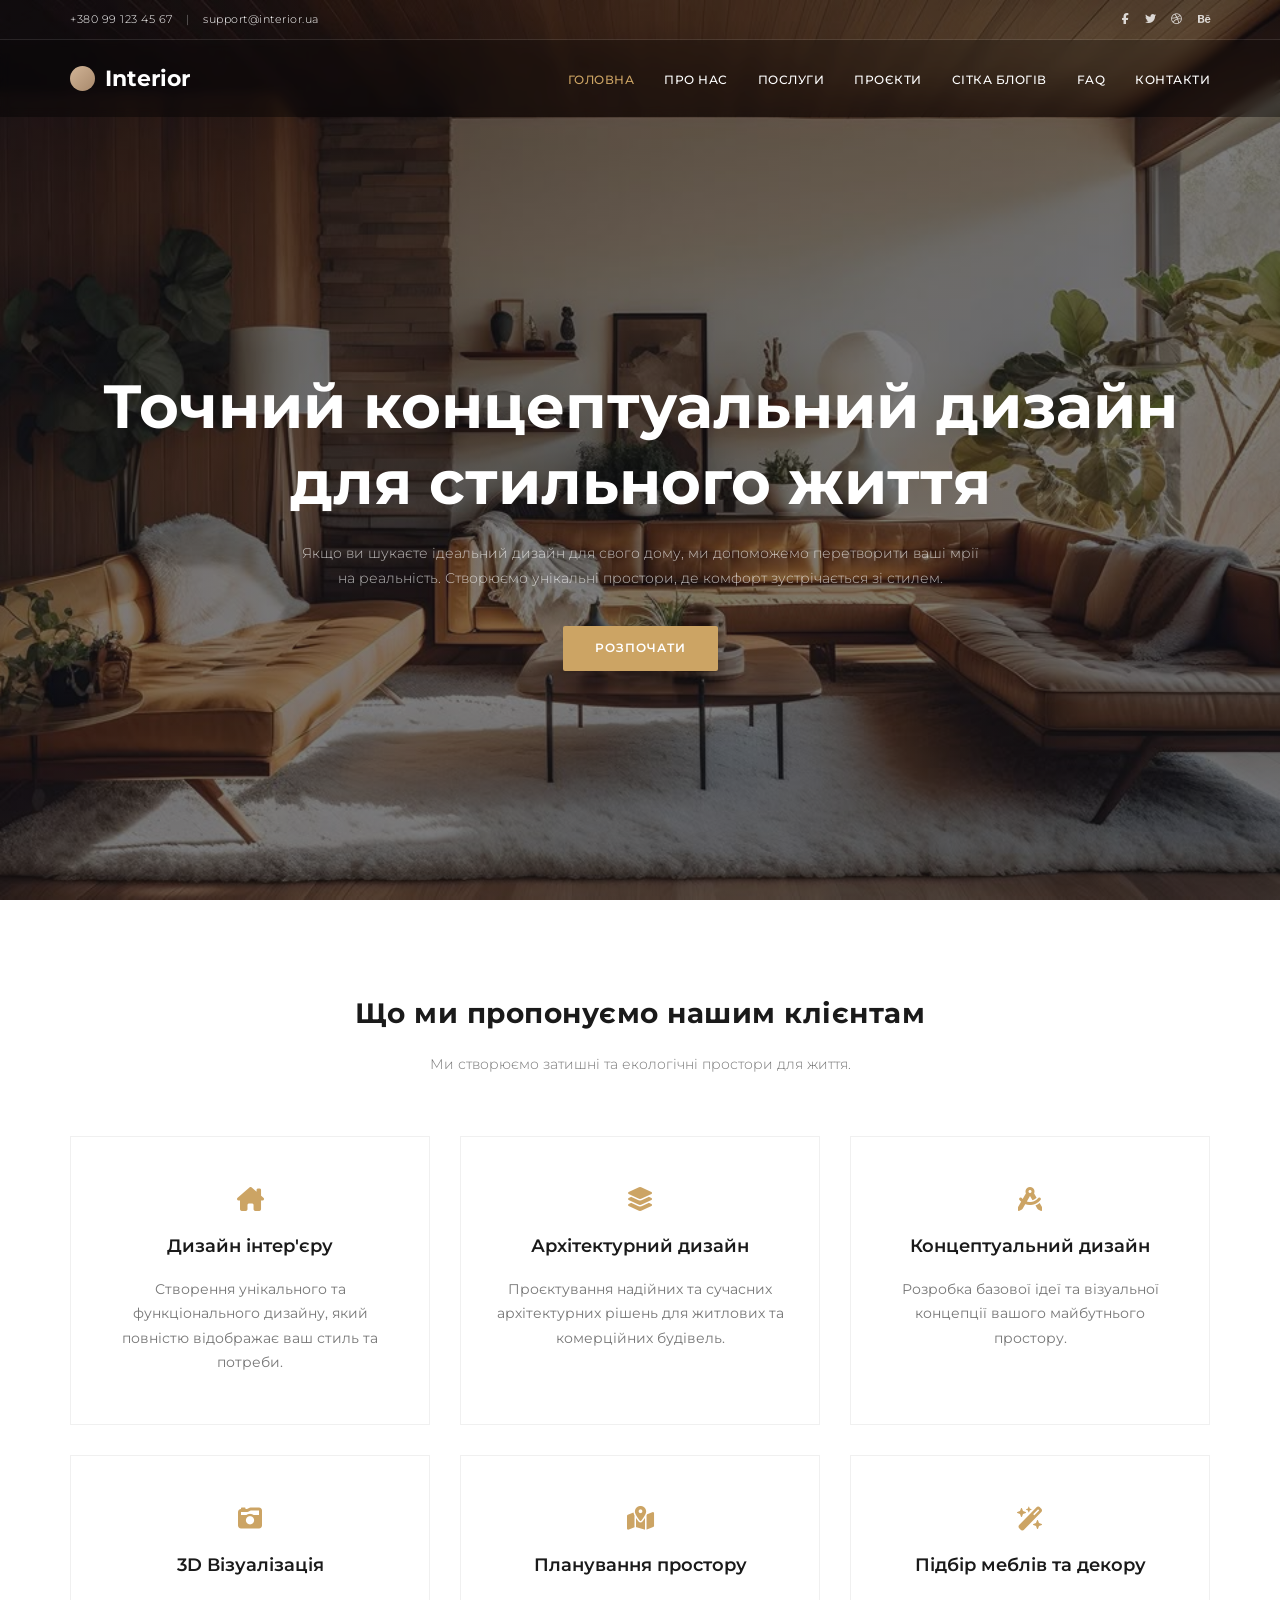
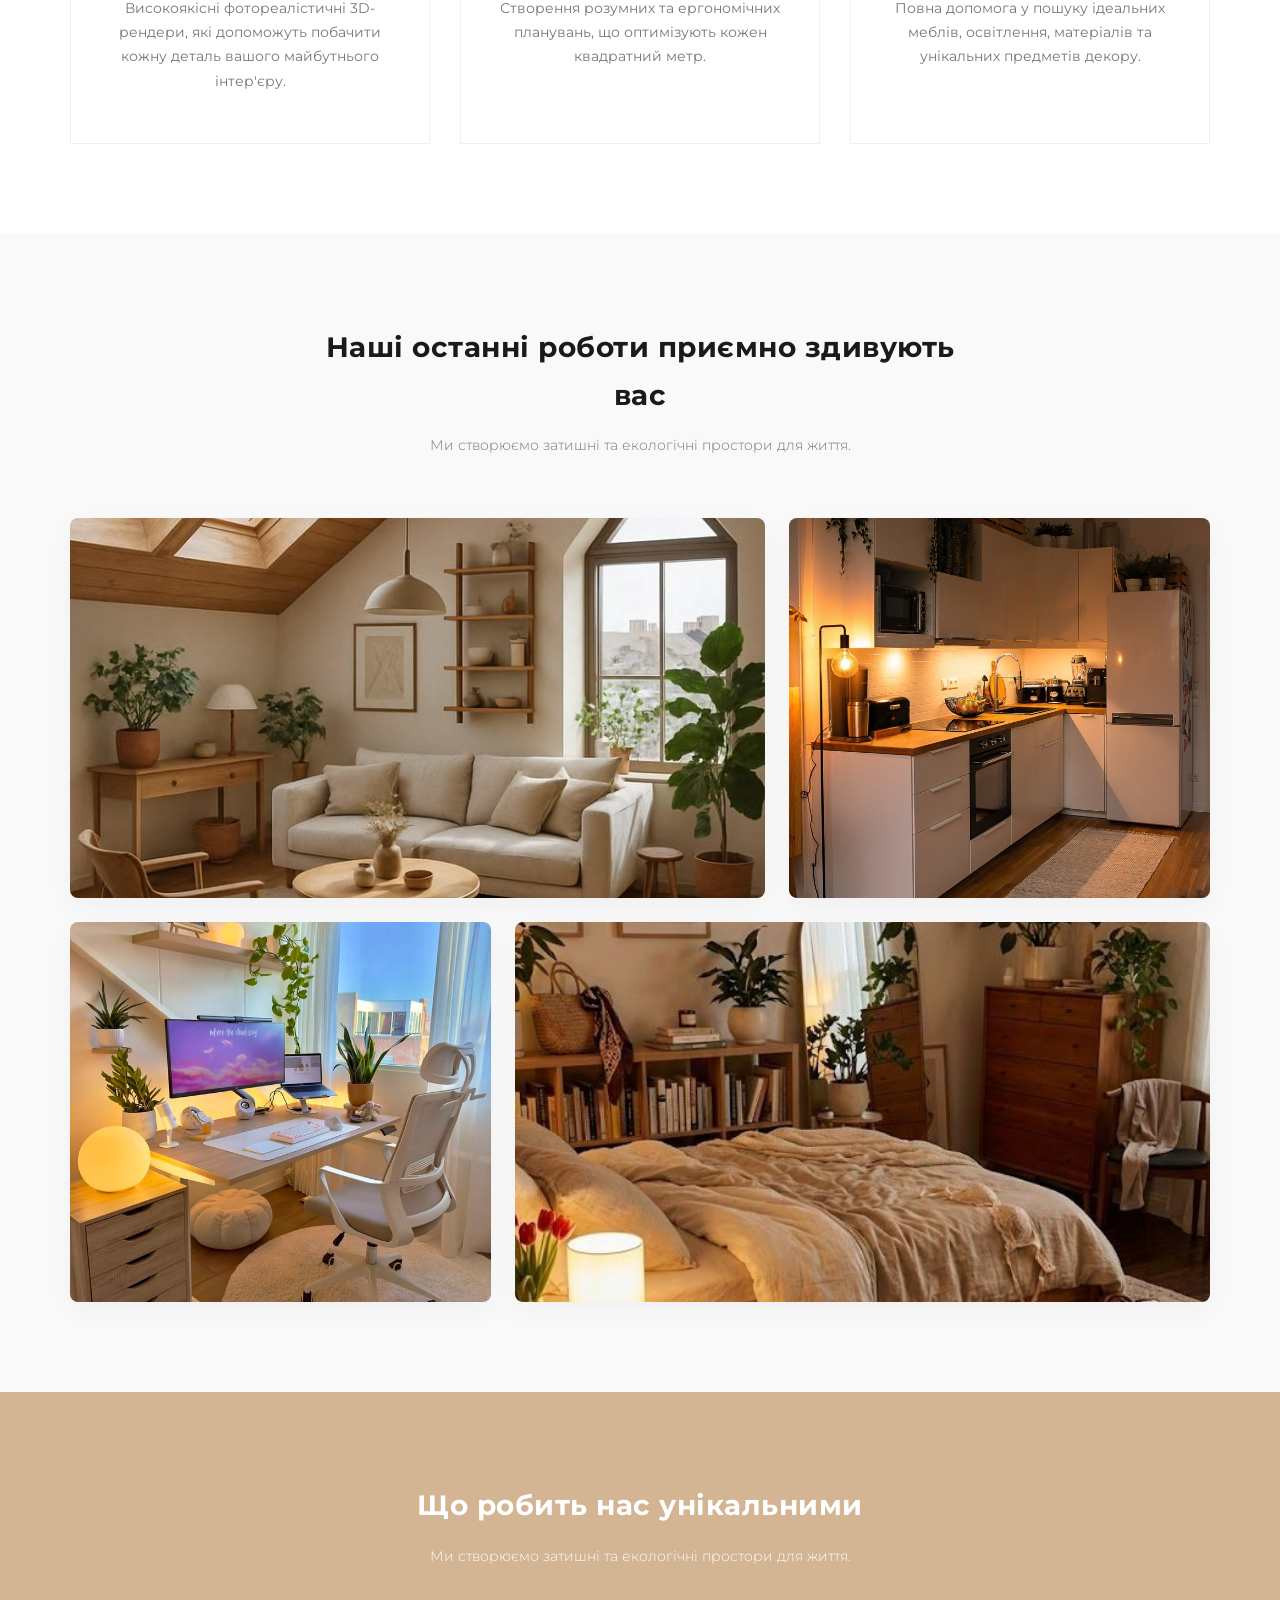
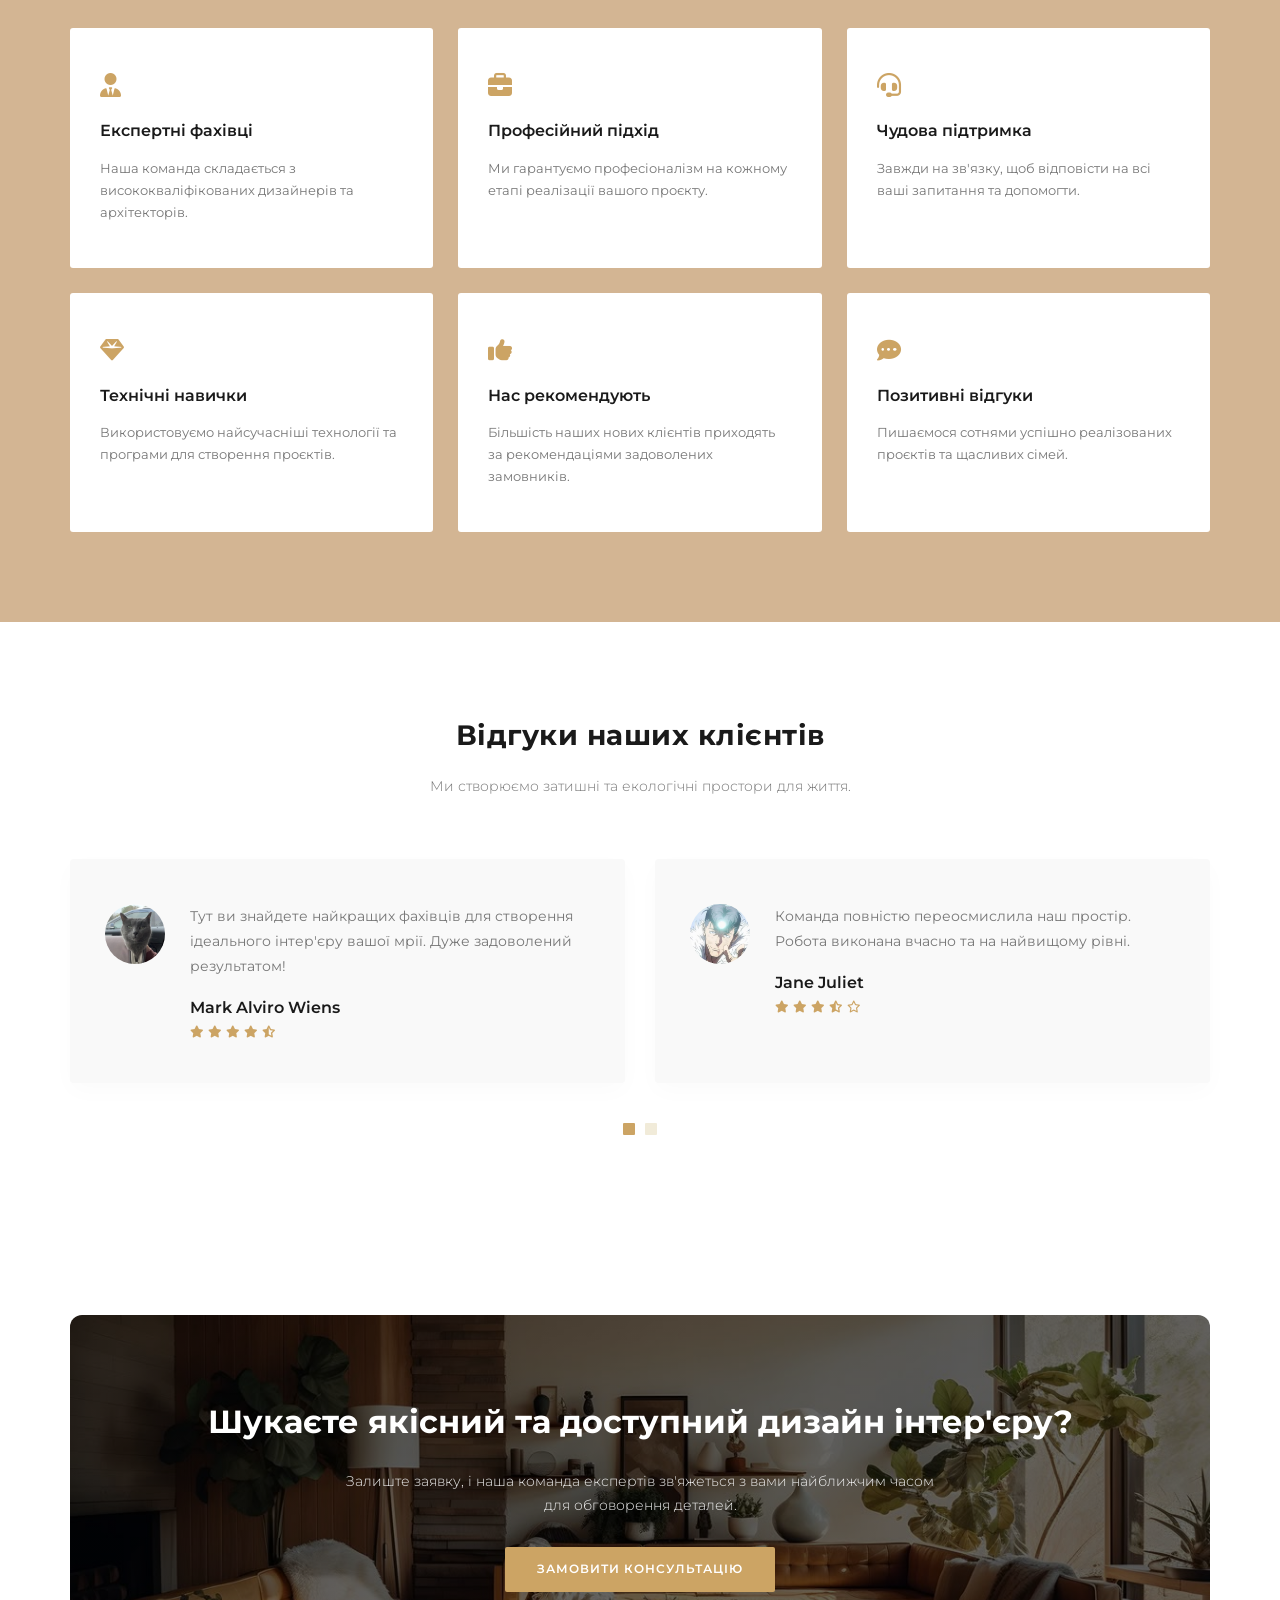
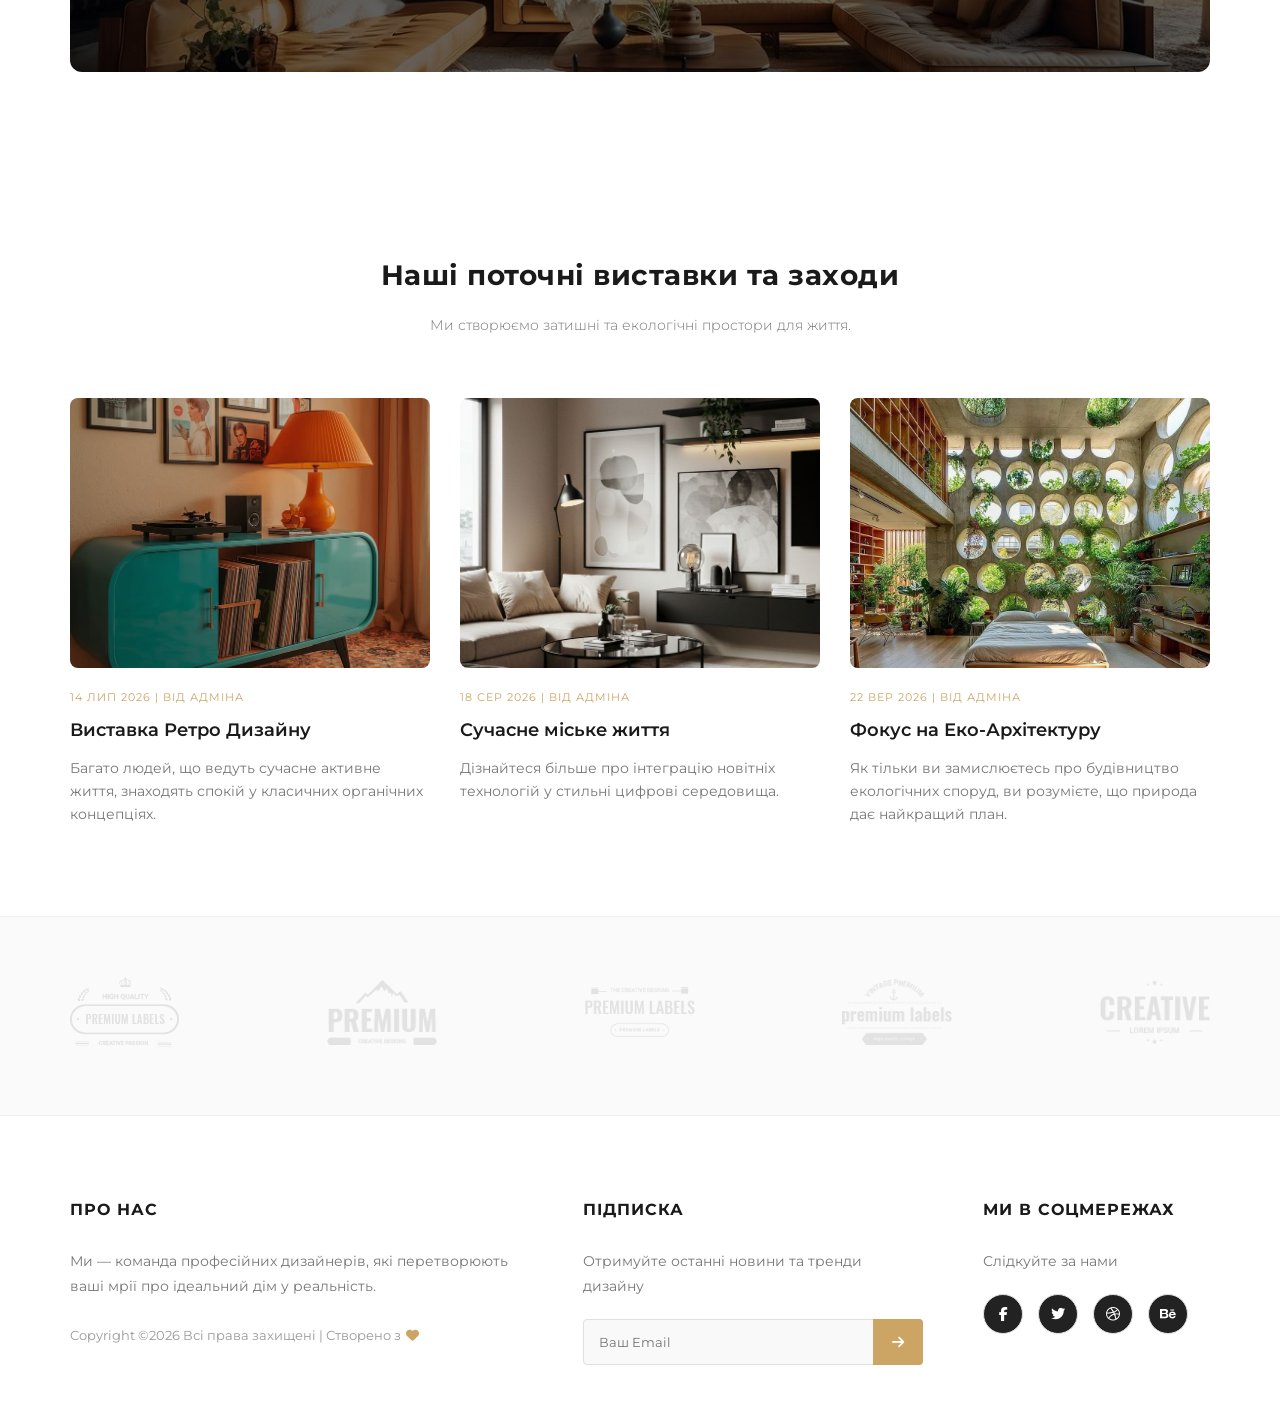
<file: index.html>
<!DOCTYPE html>
<html lang="uk">
<head>
    <meta charset="UTF-8">
    <meta name="viewport" content="width=device-width, initial-scale=1.0">
    <meta name="description" content="Студія дизайну інтер'єру - Точний концептуальний дизайн для стильного життя.">
    <title>Дизайн Інтер'єру | Головна</title>
    <link class="favicon" rel="icon" type="image/png" href="assets/img/favicon.png">
    <link rel="stylesheet" href="assets/css/style.css?v=2">
    <link rel="stylesheet" href="https://cdnjs.cloudflare.com/ajax/libs/font-awesome/6.4.0/css/all.min.css">
    <style>
        .dropdown-menu {
            position: absolute;
            top: 100%;
            left: 0;
            background-color: #ffffff;
            min-width: 180px;
            box-shadow: 0px 8px 24px rgba(0, 0, 0, 0.1);
            list-style: none;
            padding: 10px 0;
            margin: 0;
            opacity: 0;
            visibility: hidden;
            transform: translateY(10px);
            transition: all 0.3s ease;
            z-index: 1000;
            border-top: 2px solid #cca464;
        }
        .dropdown-menu li { width: 100%; }
        .dropdown-menu li a {
            display: block;
            padding: 10px 20px !important;
            color: #222222 !important;
            font-size: 13px !important;
            text-transform: none !important;
            transition: all 0.2s ease;
        }
        .dropdown-menu li a:hover {
            background-color: #fcf9f2;
            color: #cca464 !important;
            padding-left: 25px !important;
        }
        .dropdown:hover .dropdown-menu {
            opacity: 1;
            visibility: visible;
            transform: translateY(0);
        }
    </style>
</head>
<body>
    <header class="header">
        <div class="header__top">
            <div class="container header__top-wrapper">
                <div class="header__top-contacts">
                    <span>+380 99 123 45 67</span>
                    <span class="separator">|</span>
                    <span>support@interior.ua</span>
                </div>
                <div class="header__top-socials">
                    <a href="https://www.facebook.com/" target="_blank"><i class="fa-brands fa-facebook-f"></i></a>
                    <a href="https://twitter.com/" target="_blank"><i class="fa-brands fa-twitter"></i></a>
                    <a href="https://dribbble.com/" target="_blank"><i class="fa-brands fa-dribbble"></i></a>
                    <a href="https://www.behance.net/" target="_blank"><i class="fa-brands fa-behance"></i></a>
                </div>
            </div>
        </div>

        <div class="header__main">
            <div class="container header__main-wrapper">
                <a href="index.html" class="logo">
                    <span class="logo-icon"></span>Interior
                </a>
                <nav class="nav" id="nav-menu">
                    <ul class="nav__list">
                        <li><a href="index.html" class="active">Головна</a></li>
                        <li><a href="about.html">Про нас</a></li>
                        <li><a href="services.html">Послуги</a></li>
                        <li><a href="portfolio.html">Проєкти</a></li>
                        <li><a href="blog.html">Сітка блогів</a></li>
                        <li><a href="elementsandfaq.html">FAQ</a></li>
                        <li><a href="contacts.html">Контакти</a></li>
                    </ul>
                </nav>
                <button class="burger-btn" id="burger-btn" aria-label="Toggle navigation">
                    <span></span>
                </button>
            </div>
        </div>
    </header>

    <main>
        <section class="hero">
            <div class="hero__content container">
                <h1>Точний концептуальний дизайн<br>для стильного життя</h1>
                <p>Якщо ви шукаєте ідеальний дизайн для свого дому, ми допоможемо перетворити ваші мрії на реальність. Створюємо унікальні простори, де комфорт зустрічається зі стилем.</p>
                <a href="contacts.html" class="btn">РОЗПОЧАТИ</a>
            </div>
        </section>

        <section id="services" class="section-padding">
            <div class="container">
                <div class="section-intro">
                    <h2>Що ми пропонуємо нашим клієнтам</h2>
                    <p>Ми створюємо затишні та екологічні простори для життя.</p>
                </div>
                <div class="services-grid">
                    <div class="service-box">
                        <i class="fa-solid fa-house-chimney" style="font-size: 24px; color: var(--accent-gold); margin-bottom: 20px;"></i>
                        <h3>Дизайн інтер'єру</h3>
                        <p>Створення унікального та функціонального дизайну, який повністю відображає ваш стиль та потреби.</p>
                    </div>
                    <div class="service-box">
                        <i class="fa-solid fa-layer-group" style="font-size: 24px; color: var(--accent-gold); margin-bottom: 20px;"></i>
                        <h3>Архітектурний дизайн</h3>
                        <p>Проєктування надійних та сучасних архітектурних рішень для житлових та комерційних будівель.</p>
                    </div>
                    <div class="service-box">
                        <i class="fa-solid fa-compass-drafting" style="font-size: 24px; color: var(--accent-gold); margin-bottom: 20px;"></i>
                        <h3>Концептуальний дизайн</h3>
                        <p>Розробка базової ідеї та візуальної концепції вашого майбутнього простору.</p>
                    </div>
                    <div class="service-box">
                        <i class="fa-solid fa-camera-retro" style="font-size: 24px; color: var(--accent-gold); margin-bottom: 20px;"></i>
                        <h3>3D Візуалізація</h3>
                        <p>Високоякісні фотореалістичні 3D-рендери, які допоможуть побачити кожну деталь вашого майбутнього інтер'єру.</p>
                    </div>
                    <div class="service-box">
                        <i class="fa-solid fa-map-location-dot" style="font-size: 24px; color: var(--accent-gold); margin-bottom: 20px;"></i>
                        <h3>Планування простору</h3>
                        <p>Створення розумних та ергономічних планувань, що оптимізують кожен квадратний метр.</p>
                    </div>
                    <div class="service-box">
                        <i class="fa-solid fa-wand-magic-sparkles" style="font-size: 24px; color: var(--accent-gold); margin-bottom: 20px;"></i>
                        <h3>Підбір меблів та декору</h3>
                        <p>Повна допомога у пошуку ідеальних меблів, освітлення, матеріалів та унікальних предметів декору.</p>
                    </div>
                </div>
            </div>
        </section>

        <section class="section-padding" style="background-color: var(--bg-light);">
            <div class="container">
                <div class="section-intro">
                    <h2>Наші останні роботи приємно здивують вас</h2>
                    <p>Ми створюємо затишні та екологічні простори для життя.</p>
                </div>
                <div class="works-grid">
                    <div class="work-item"><img src="assets/img/p1.webp" alt="Дизайн планування"></div>
                    <div class="work-item"><img src="assets/img/p2.webp" alt="Сучасний офіс"></div>
                    <div class="work-item"><img src="assets/img/p3.webp" alt="Класичні сходи"></div>
                    <div class="work-item"><img src="assets/img/p4.webp" alt="Розкішна спальня"></div>
                </div>
            </div>
        </section>

        <section class="section-padding features-section">
            <div class="container">
                <div class="section-intro">
                    <h2>Що робить нас унікальними</h2>
                    <p>Ми створюємо затишні та екологічні простори для життя.</p>
                </div>
                <div class="features-grid">
                    <div class="feature-box">
                        <i class="fa-solid fa-user-tie"></i>
                        <h3>Експертні фахівці</h3>
                        <p>Наша команда складається з висококваліфікованих дизайнерів та архітекторів.</p>
                    </div>
                    <div class="feature-box">
                        <i class="fa-solid fa-briefcase"></i>
                        <h3>Професійний підхід</h3>
                        <p>Ми гарантуємо професіоналізм на кожному етапі реалізації вашого проєкту.</p>
                    </div>
                    <div class="feature-box">
                        <i class="fa-solid fa-headset"></i>
                        <h3>Чудова підтримка</h3>
                        <p>Завжди на зв'язку, щоб відповісти на всі ваші запитання та допомогти.</p>
                    </div>
                    <div class="feature-box">
                        <i class="fa-solid fa-gem"></i>
                        <h3>Технічні навички</h3>
                        <p>Використовуємо найсучасніші технології та програми для створення проєктів.</p>
                    </div>
                    <div class="feature-box">
                        <i class="fa-solid fa-thumbs-up"></i>
                        <h3>Нас рекомендують</h3>
                        <p>Більшість наших нових клієнтів приходять за рекомендаціями задоволених замовників.</p>
                    </div>
                    <div class="feature-box">
                        <i class="fa-solid fa-comment-dots"></i>
                        <h3>Позитивні відгуки</h3>
                        <p>Пишаємося сотнями успішно реалізованих проєктів та щасливих сімей.</p>
                    </div>
                </div>
            </div>
        </section>

        <section class="section-padding testimonials-section">
            <div class="container">
                <div class="section-intro">
                    <h2>Відгуки наших клієнтів</h2>
                    <p>Ми створюємо затишні та екологічні простори для життя.</p>
                </div>
                <div class="testimonials-page active" id="testimonials-p1">
                    <div class="testimonials-grid">
                        <div class="testimonial-card">
                            <div class="testimonial-header">
                                <div class="testimonial-avatar"><img src="assets/img/user1.jpg" alt="Mark Alviro Wiens"></div>
                                <div class="testimonial-info">
                                    <p class="testimonial-text">Тут ви знайдете найкращих фахівців для створення ідеального інтер'єру вашої мрії. Дуже задоволений результатом!</p>
                                    <h3 class="testimonial-name">Mark Alviro Wiens</h3>
                                    <div class="stars"><i class="fa-solid fa-star"></i><i class="fa-solid fa-star"></i><i class="fa-solid fa-star"></i><i class="fa-solid fa-star"></i><i class="fa-solid fa-star-half-stroke"></i></div>
                                </div>
                            </div>
                        </div>
                        <div class="testimonial-card">
                            <div class="testimonial-header">
                                <div class="testimonial-avatar"><img src="assets/img/user2.jpg" alt="Jane Juliet"></div>
                                <div class="testimonial-info">
                                    <p class="testimonial-text">Команда повністю переосмислила наш простір. Робота виконана вчасно та на найвищому рівні.</p>
                                    <h3 class="testimonial-name">Jane Juliet</h3>
                                    <div class="stars"><i class="fa-solid fa-star"></i><i class="fa-solid fa-star"></i><i class="fa-solid fa-star"></i><i class="fa-solid fa-star-half-stroke"></i><i class="fa-regular fa-star"></i></div>
                                </div>
                            </div>
                        </div>
                    </div>
                </div>
                <div class="testimonials-page" id="testimonials-p2">
                    <div class="testimonials-grid">
                        <div class="testimonial-card">
                            <div class="testimonial-header">
                                <div class="testimonial-avatar"><img src="assets/img/user3.jpg" alt="John Joe"></div>
                                <div class="testimonial-info">
                                    <p class="testimonial-text">Чудовий емоційний дизайн та швидка комунікація! Вони зробили наш офіс не лише затишним, але й дуже практичним.</p>
                                    <h3 class="testimonial-name">John Joe</h3>
                                    <div class="stars"><i class="fa-solid fa-star"></i><i class="fa-solid fa-star"></i><i class="fa-solid fa-star"></i><i class="fa-solid fa-star"></i><i class="fa-solid fa-star"></i></div>
                                </div>
                            </div>
                        </div>
                        <div class="testimonial-card">
                            <div class="testimonial-header">
                                <div class="testimonial-avatar"><img src="assets/img/user4.jpg" alt="Alex Smith"></div>
                                <div class="testimonial-info">
                                    <p class="testimonial-text">Настійно рекомендую! Від початкових концептів до фінальних рендерів – усе було зроблено ідеально.</p>
                                    <h3 class="testimonial-name">Alex Smith</h3>
                                    <div class="stars"><i class="fa-solid fa-star"></i><i class="fa-solid fa-star"></i><i class="fa-solid fa-star"></i><i class="fa-solid fa-star"></i><i class="fa-regular fa-star"></i></div>
                                </div>
                            </div>
                        </div>
                    </div>
                </div>
                <div class="testimonials-pagination">
                    <span class="dot active" data-page="1"></span>
                    <span class="dot" data-page="2"></span>
                </div>
            </div>
        </section>

        <section class="cta-section">
            <div class="container">
                <h2>Шукаєте якісний та доступний дизайн інтер'єру?</h2>
                <p>Залиште заявку, і наша команда експертів зв'яжеться з вами найближчим часом для обговорення деталей.</p>
                <a href="contacts.html" class="btn">Замовити консультацію</a>
            </div>
        </section>

        <section class="section-padding">
            <div class="container">
                <div class="section-intro">
                    <h2>Наші поточні виставки та заходи</h2>
                    <p>Ми створюємо затишні та екологічні простори для життя.</p>
                </div>
                <div class="exhibitions-grid">
                    <div class="exhibition-box">
                        <div class="exhibition-thumb"><img src="assets/img/e1.jpg" alt="Exhibition 1"></div>
                        <span class="exhibition-meta">14 Лип 2026 | Від Адміна</span>
                        <h3>Виставка Ретро Дизайну</h3>
                        <p>Багато людей, що ведуть сучасне активне життя, знаходять спокій у класичних органічних концепціях.</p>
                    </div>
                    <div class="exhibition-box">
                        <div class="exhibition-thumb"><img src="assets/img/e2.jpg" alt="Exhibition 2"></div>
                        <span class="exhibition-meta">18 Сер 2026 | Від Адміна</span>
                        <h3>Сучасне міське життя</h3>
                        <p>Дізнайтеся більше про інтеграцію новітніх технологій у стильні цифрові середовища.</p>
                    </div>
                    <div class="exhibition-box">
                        <div class="exhibition-thumb"><img src="assets/img/e3.jpg" alt="Exhibition 3"></div>
                        <span class="exhibition-meta">22 Вер 2026 | Від Адміна</span>
                        <h3>Фокус на Еко-Архітектуру</h3>
                        <p>Як тільки ви замислюєтесь про будівництво екологічних споруд, ви розумієте, що природа дає найкращий план.</p>
                    </div>
                </div>
            </div>
        </section>

        <div class="brand-section">
            <div class="container brand-wrapper">
                <div class="brand-item"><img src="assets/img/b1.png" alt="Vitra"></div>
                <div class="brand-item"><img src="assets/img/b2.png" alt="HAY"></div>
                <div class="brand-item"><img src="assets/img/b3.png" alt="BoConcept"></div>
                <div class="brand-item"><img src="assets/img/b4.png" alt="Muuto"></div>
                <div class="brand-item"><img src="assets/img/b5.png" alt="Knoll"></div>
            </div>
        </div>
    </main>

    <footer class="footer">
        <div class="container">
            <div class="footer-grid">
                <div class="footer-box about-box">
                    <h4>Про нас</h4>
                    <p>Ми — команда професійних дизайнерів, які перетворюють ваші мрії про ідеальний дім у реальність.</p>
                    <p class="copyright-text">
                        Copyright &copy;2026 Всі права захищені | Створено з <i class="fa-solid fa-heart" style="color: #cca464;"></i> 
                    </p>
                </div>
                <div class="footer-box newsletter-box">
                    <h4>Підписка</h4>
                    <p>Отримуйте останні новини та тренди дизайну</p>
                    <form action="#" class="newsletter-form">
                        <input type="email" placeholder="Ваш Email" required>
                        <button type="submit"><i class="fa-solid fa-arrow-right"></i></button>
                    </form>
                </div>
                <div class="footer-box social-box">
                    <h4>Ми в соцмережах</h4>
                    <p>Слідкуйте за нами</p>
                <div class="footer-socials" style="display: flex; gap: 15px;">
                    <a href="https://www.facebook.com/" target="_blank" style="color: #fff; background: #222; width: 40px; height: 40px; display: flex; align-items: center; justify-content: center; border-radius: 50%;"><i class="fa-brands fa-facebook-f"></i></a>
                    <a href="https://twitter.com/" target="_blank" style="color: #fff; background: #222; width: 40px; height: 40px; display: flex; align-items: center; justify-content: center; border-radius: 50%;"><i class="fa-brands fa-twitter"></i></a>
                    <a href="https://dribbble.com/" target="_blank" style="color: #fff; background: #222; width: 40px; height: 40px; display: flex; align-items: center; justify-content: center; border-radius: 50%;"><i class="fa-brands fa-dribbble"></i></a>
                    <a href="https://www.behance.net/" target="_blank" style="color: #fff; background: #222; width: 40px; height: 40px; display: flex; align-items: center; justify-content: center; border-radius: 50%;"><i class="fa-brands fa-behance"></i></a>
                </div>
                </div>
            </div>
        </div>
    </footer>

    <script src="js/main.js?v=2"></script>

</body>
</html>
</file>
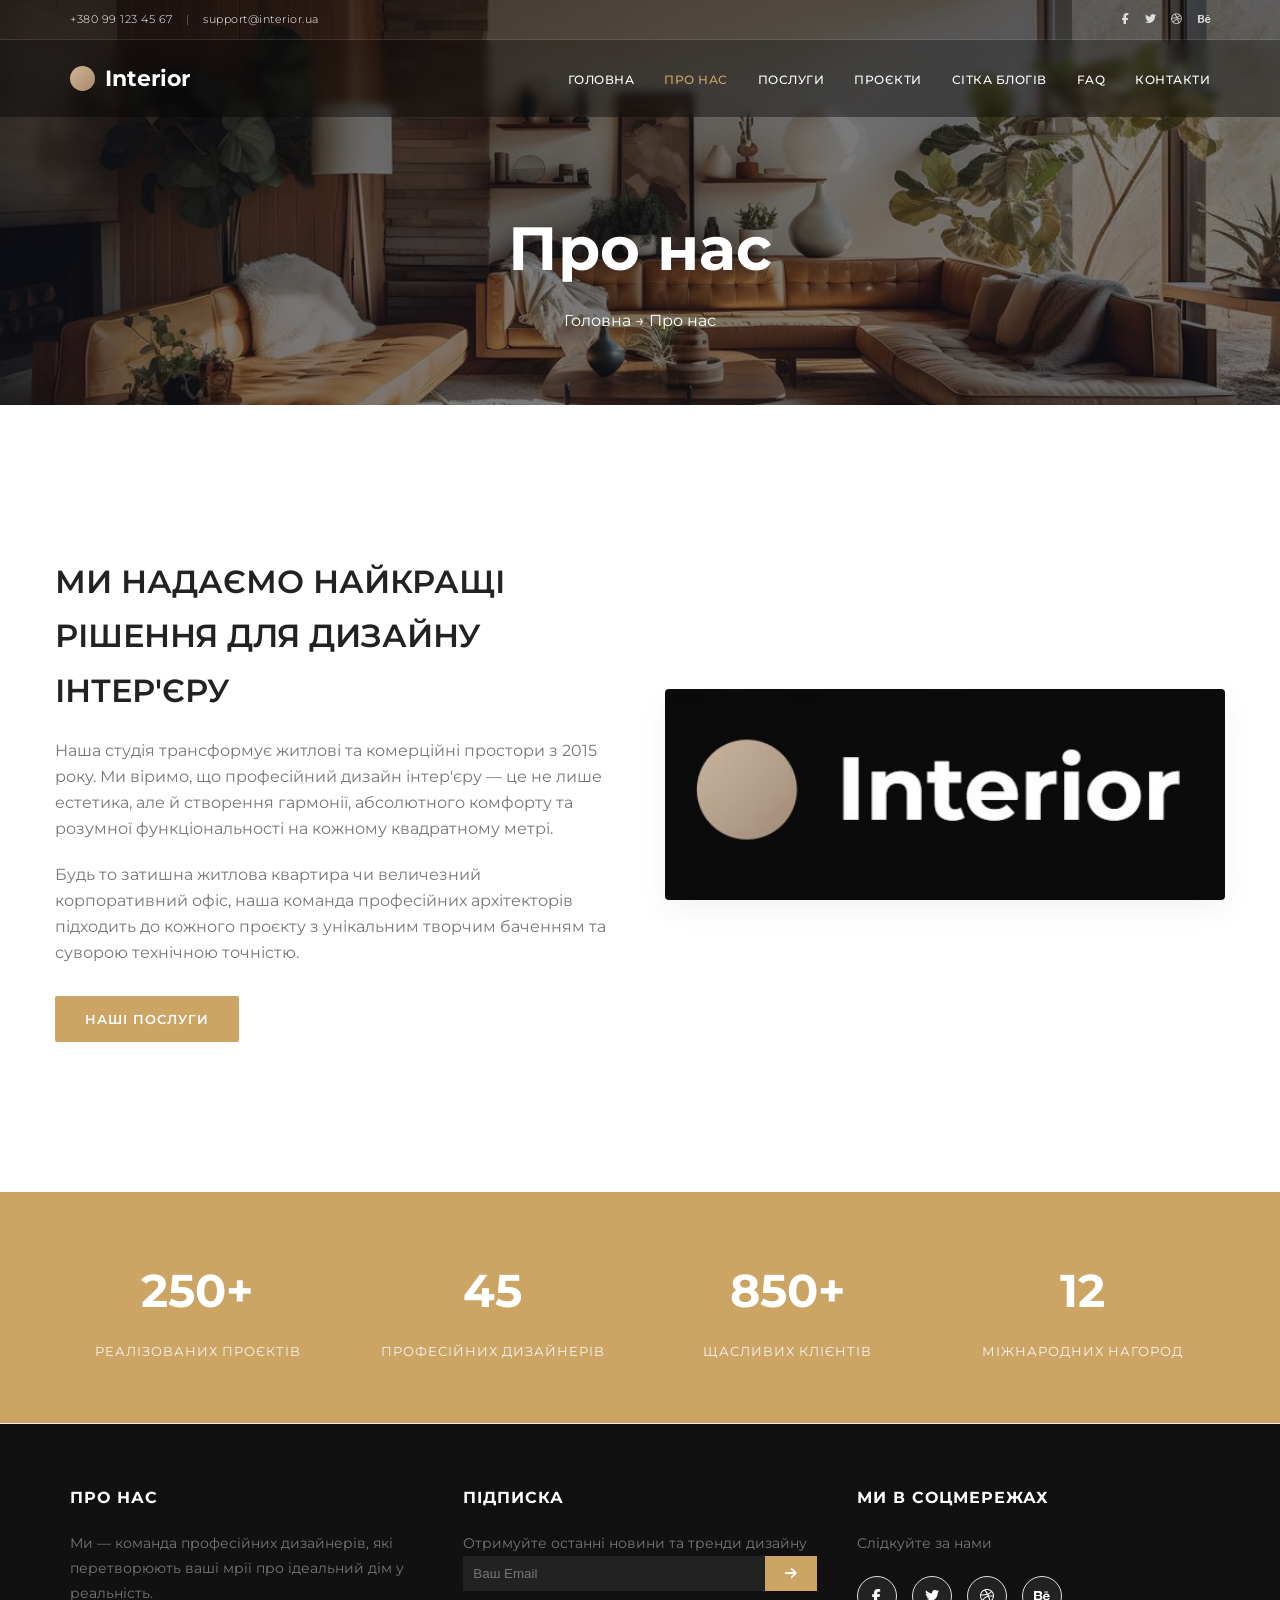
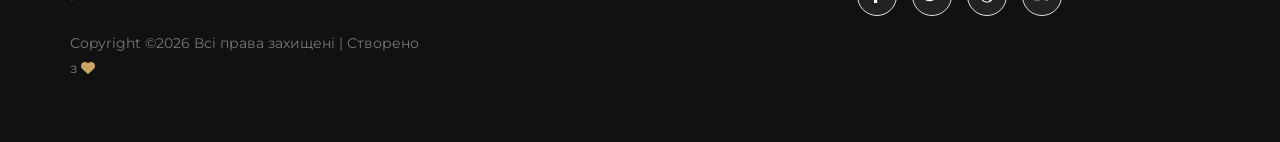
<file: about.html>
<!DOCTYPE html>
<html lang="uk">
<head>
    <meta charset="UTF-8">
    <meta name="viewport" content="width=device-width, initial-scale=1.0">
    <title>Про нас | INTERIOR</title>
    <link rel="icon" type="image/png" href="assets/img/favicon.png">
    <link rel="stylesheet" href="assets/css/style.css?v=2">
    <link rel="stylesheet" href="https://cdnjs.cloudflare.com/ajax/libs/font-awesome/6.4.0/css/all.min.css">
    <style>
        .dropdown-menu {
            position: absolute;
            top: 100%;
            left: 0;
            background-color: #ffffff;
            min-width: 180px;
            box-shadow: 0px 8px 24px rgba(0, 0, 0, 0.1);
            list-style: none;
            padding: 10px 0;
            margin: 0;
            opacity: 0;
            visibility: hidden;
            transform: translateY(10px);
            transition: all 0.3s ease;
            z-index: 1000;
            border-top: 2px solid #cca464;
        }
        .dropdown-menu li { width: 100%; }
        .dropdown-menu li a {
            display: block;
            padding: 10px 20px !important;
            color: #222222 !important;
            font-size: 13px !important;
            text-transform: none !important;
            transition: all 0.2s ease;
        }
        .dropdown-menu li a:hover {
            background-color: #fcf9f2;
            color: #cca464 !important;
            padding-left: 25px !important;
        }
        .dropdown:hover .dropdown-menu {
            opacity: 1;
            visibility: visible;
            transform: translateY(0);
        }
    </style>
</head>
<body>
    <header class="header">
        <div class="header__top">
            <div class="container header__top-wrapper">
                <div class="header__top-contacts">
                    <span>+380 99 123 45 67</span>
                    <span class="separator">|</span>
                    <span>support@interior.ua</span>
                </div>
                <div class="header__top-socials">
                    <a href="https://www.facebook.com/" target="_blank"><i class="fa-brands fa-facebook-f"></i></a>
                    <a href="https://twitter.com/" target="_blank"><i class="fa-brands fa-twitter"></i></a>
                    <a href="https://dribbble.com/" target="_blank"><i class="fa-brands fa-dribbble"></i></a>
                    <a href="https://www.behance.net/" target="_blank"><i class="fa-brands fa-behance"></i></a>
                </div>
            </div>
        </div>

        <div class="header__main">
            <div class="container header__main-wrapper" style="display: flex; justify-content: space-between; align-items: center;">
                <a href="index.html" class="logo">
                    <span class="logo-icon"></span>Interior
                </a>
                
                <nav class="nav" id="nav-menu">
                    <ul class="nav__list">
                        <li><a href="index.html">Головна</a></li>
                        <li><a href="about.html" class="active">Про нас</a></li>
                        <li><a href="services.html">Послуги</a></li>
                        <li><a href="portfolio.html">Проєкти</a></li>
                        <li><a href="blog.html">Сітка блогів</a></li>
                        <li><a href="elementsandfaq.html">FAQ</a></li>
                        <li><a href="contacts.html">Контакти</a></li>
                    </ul>
                </nav>
                <button class="burger-btn" id="burger-btn" aria-label="Toggle navigation">
                    <span></span>
                </button>
            </div>
        </div>
    </header>

    <main>
        <section class="hero hero--sub">
            <div class="container">
                <div class="hero__content">
                    <h1>Про нас</h1>
                    <div class="breadcrumbs">
                        <a href="index.html">Головна</a>
                        <span class="arrow">&rarr;</span>
                        <span class="current">Про нас</span>
                    </div>
                </div>
            </div>
        </section>

        <section class="section-padding container">
            <div class="about-overview" style="display: grid; grid-template-columns: repeat(auto-fit, minmax(300px, 1fr)); gap: 50px; align-items: center; padding: 60px 0;">
                <div class="about-overview__text">
                    <h2 style="font-size: 32px; font-weight: 600; margin-bottom: 20px; color: #222; text-transform: uppercase;">Ми надаємо найкращі рішення для дизайну інтер'єру</h2>
                    <p style="color: #777; line-height: 1.625; margin-bottom: 20px;">
                        Наша студія трансформує житлові та комерційні простори з 2015 року. Ми віримо, що професійний дизайн інтер'єру — це не лише естетика, але й створення гармонії, абсолютного комфорту та розумної функціональності на кожному квадратному метрі.
                    </p>
                    <p style="color: #777; line-height: 1.625; margin-bottom: 30px;">
                        Будь то затишна житлова квартира чи величезний корпоративний офіс, наша команда професійних архітекторів підходить до кожного проєкту з унікальним творчим баченням та суворою технічною точністю.
                    </p>
                    <a href="services.html" class="btn" style="background: #cca464; color: #fff; padding: 12px 30px; text-decoration: none; display: inline-block; text-transform: uppercase; font-size: 13px; font-weight: 600; letter-spacing: 1px;">Наші послуги</a>
                </div>
                <div class="about-overview__img">
                    <img src="assets/img/b6.jpg" alt="Our Studio Showcase" style="width: 100%; height: auto; border-radius: 4px; box-shadow: 0 10px 30px rgba(0,0,0,0.05); filter: grayscale(30%);">
                </div>
            </div>
        </section>

        <section class="section-padding" style="background: #cca464; color: #fff; text-align: center; padding: 60px 0;">
            <div class="container" style="display: grid; grid-template-columns: repeat(auto-fit, minmax(200px, 1fr)); gap: 40px;">
                <div class="stat-box">
                    <h3 style="font-size: 46px; font-weight: 700; margin-bottom: 10px;">250+</h3>
                    <p style="font-size: 13px; text-transform: uppercase; letter-spacing: 1px; color: #f5f5f5;">Реалізованих проєктів</p>
                </div>
                <div class="stat-box">
                    <h3 style="font-size: 46px; font-weight: 700; margin-bottom: 10px;">45</h3>
                    <p style="font-size: 13px; text-transform: uppercase; letter-spacing: 1px; color: #f5f5f5;">Професійних дизайнерів</p>
                </div>
                <div class="stat-box">
                    <h3 style="font-size: 46px; font-weight: 700; margin-bottom: 10px;">850+</h3>
                    <p style="font-size: 13px; text-transform: uppercase; letter-spacing: 1px; color: #f5f5f5;">Щасливих клієнтів</p>
                </div>
                <div class="stat-box">
                    <h3 style="font-size: 46px; font-weight: 700; margin-bottom: 10px;">12</h3>
                    <p style="font-size: 13px; text-transform: uppercase; letter-spacing: 1px; color: #f5f5f5;">Міжнародних нагород</p>
                </div>
            </div>
        </section>
    </main>

    <footer class="footer" style="background-color: #111; padding: 60px 0; color: #777;">
        <div class="container" style="display: grid; grid-template-columns: repeat(auto-fit, minmax(250px, 1fr)); gap: 40px;">
            <div class="footer-box">
                <h4 style="color: #fff; margin-bottom: 20px; text-transform: uppercase;">Про нас</h4>
                <p>Ми — команда професійних дизайнерів, які перетворюють ваші мрії про ідеальний дім у реальність.</p>
                <p style="font-size: 14px; margin-top: 25px;">Copyright &copy;2026 Всі права захищені | Створено з <i class="fa-solid fa-heart" style="color: #cca464;"></i></p>
            </div>
            <div class="footer-box">
                <h4 style="color: #fff; margin-bottom: 20px; text-transform: uppercase;">Підписка</h4>
                <p>Отримуйте останні новини та тренди дизайну</p>
                <form style="display: flex;">
                    <input type="email" placeholder="Ваш Email" required style="background: #222; border: none; padding: 10px; color: #fff; width: 100%;">
                    <button type="submit" style="background: #cca464; border: none; padding: 10px 20px; color: #fff; cursor: pointer;"><i class="fa-solid fa-arrow-right"></i></button>
                </form>
            </div>
            <div class="footer-box">
                <h4 style="color: #fff; margin-bottom: 20px; text-transform: uppercase;">Ми в соцмережах</h4>
                <p>Слідкуйте за нами</p>
                <div class="footer-socials" style="display: flex; gap: 15px;">
                    <a href="https://www.facebook.com/" target="_blank" style="color: #fff; background: #222; width: 40px; height: 40px; display: flex; align-items: center; justify-content: center; border-radius: 50%;"><i class="fa-brands fa-facebook-f"></i></a>
                    <a href="https://twitter.com/" target="_blank" style="color: #fff; background: #222; width: 40px; height: 40px; display: flex; align-items: center; justify-content: center; border-radius: 50%;"><i class="fa-brands fa-twitter"></i></a>
                    <a href="https://dribbble.com/" target="_blank" style="color: #fff; background: #222; width: 40px; height: 40px; display: flex; align-items: center; justify-content: center; border-radius: 50%;"><i class="fa-brands fa-dribbble"></i></a>
                    <a href="https://www.behance.net/" target="_blank" style="color: #fff; background: #222; width: 40px; height: 40px; display: flex; align-items: center; justify-content: center; border-radius: 50%;"><i class="fa-brands fa-behance"></i></a>
                </div>
            </div>
        </div>
    </footer>
    <script src="js/main.js?v=2"></script>
</body>
</html>
</file>
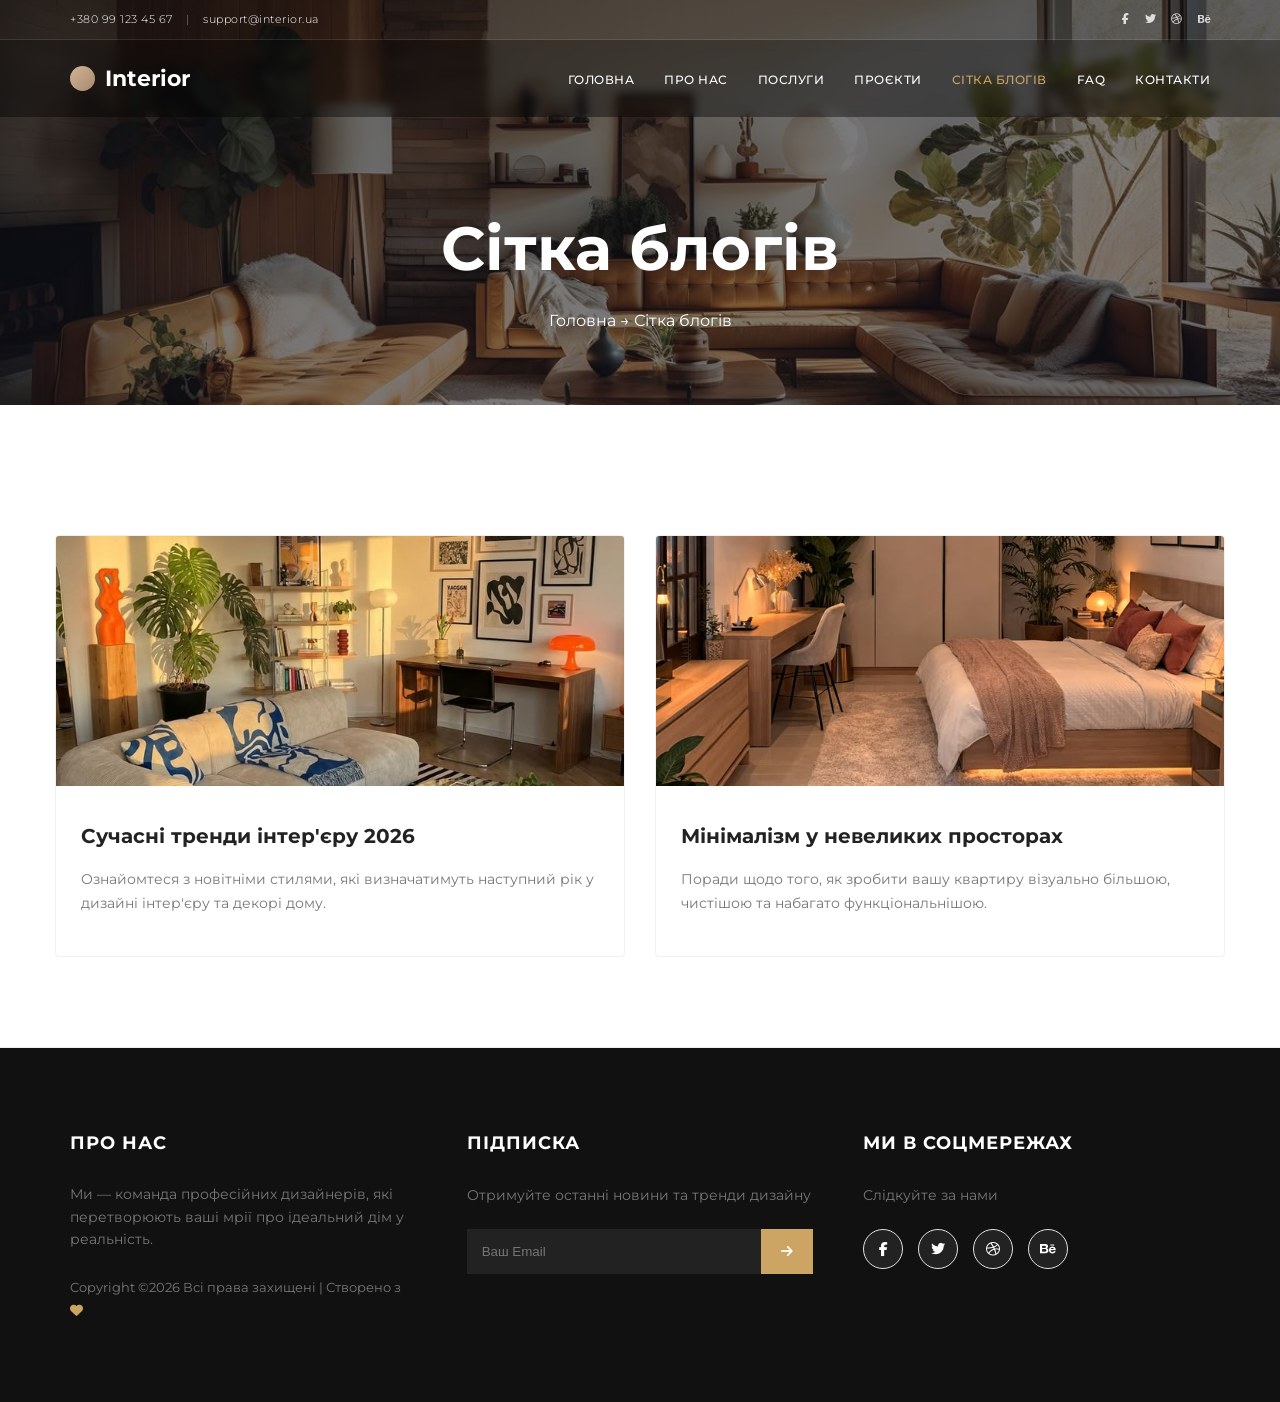
<file: blog.html>
<!DOCTYPE html>
<html lang="uk">
<head>
    <meta charset="UTF-8">
    <meta http-equiv="X-UA-Compatible" content="IE=edge">
    <meta name="viewport" content="width=device-width, initial-scale=1.0">
    <meta name="description" content="Читайте наш блог про останні тренди, поради та ідеї з дизайну інтер'єру.">
    <title>Сітка блогів | INTERIOR</title>
    <link rel="icon" type="image/png" href="assets/img/favicon.png">
    <link rel="stylesheet" href="assets/css/style.css?v=2">
    <link rel="stylesheet" href="https://cdnjs.cloudflare.com/ajax/libs/font-awesome/6.4.0/css/all.min.css">
    <style>
        .blog-grid { display: grid; grid-template-columns: repeat(auto-fit, minmax(300px, 1fr)); gap: 30px; margin-top: 40px; }
        .blog-post { border: 1px solid #f0f0f0; border-radius: 4px; overflow: hidden; transition: 0.3s; }
        .blog-post:hover { box-shadow: 0 10px 20px rgba(0,0,0,0.1); }
        .blog-post img { width: 100%; height: 250px; object-fit: cover; }
        .blog-content { padding: 25px; }
        .blog-content h4 { margin-bottom: 15px; color: #222; font-size: 20px; }
    </style>
</head>
<body>
    <header class="header">
        <div class="header__top">
            <div class="container header__top-wrapper">
                <div class="header__top-contacts">
                    <span>+380 99 123 45 67</span>
                    <span class="separator">|</span>
                    <span>support@interior.ua</span>
                </div>
                <div class="header__top-socials">
                    <a href="https://www.facebook.com/" target="_blank"><i class="fa-brands fa-facebook-f"></i></a>
                    <a href="https://twitter.com/" target="_blank"><i class="fa-brands fa-twitter"></i></a>
                    <a href="https://dribbble.com/" target="_blank"><i class="fa-brands fa-dribbble"></i></a>
                    <a href="https://www.behance.net/" target="_blank"><i class="fa-brands fa-behance"></i></a>
                </div>
            </div>
        </div>

        <div class="header__main">
            <div class="container header__main-wrapper">
                <a href="index.html" class="logo"><span class="logo-icon"></span>Interior</a>
                
                <nav class="nav" id="nav-menu">
                    <ul class="nav__list">
                        <li><a href="index.html">Головна</a></li>
                        <li><a href="about.html">Про нас</a></li>
                        <li><a href="services.html">Послуги</a></li>
                        <li><a href="portfolio.html">Проєкти</a></li>
                        <li><a href="blog.html" class="active">Сітка блогів</a></li>
                        <li><a href="elementsandfaq.html">FAQ</a></li>
                        <li><a href="contacts.html">Контакти</a></li>
                    </ul>
                </nav>
                
                <button class="burger-btn" id="burger-btn" aria-label="Toggle navigation"><span></span></button>
            </div>
        </div>
    </header>

    <main>
        <section class="hero hero--sub">
            <div class="container">
                <div class="hero__content">
                    <h1>Сітка блогів</h1>
                    <div class="breadcrumbs">
                        <a href="index.html">Головна</a>
                        <span class="arrow">&rarr;</span>
                        <span class="current">Сітка блогів</span>
                    </div>
                </div>
            </div>
        </section>

        <section class="section-padding container">
            <div class="blog-grid">
                <div class="blog-post">
                    <img src="assets/img/m1.jpg" alt="Зображення блогу">
                    <div class="blog-content">
                        <h4>Сучасні тренди інтер'єру 2026</h4>
                        <p style="font-size: 14px; color: #777; margin-bottom: 15px;">Ознайомтеся з новітніми стилями, які визначатимуть наступний рік у дизайні інтер'єру та декорі дому.</p>
                    </div>
                </div>
                <div class="blog-post">
                    <img src="assets/img/m2.jpg" alt="Зображення блогу">
                    <div class="blog-content">
                        <h4>Мінімалізм у невеликих просторах</h4>
                        <p style="font-size: 14px; color: #777; margin-bottom: 15px;">Поради щодо того, як зробити вашу квартиру візуально більшою, чистішою та набагато функціональнішою.</p>
                    </div>
                </div>
            </div>
        </section>
    </main>

    <footer class="footer" style="background-color: #111; padding: 80px 0; color: #777;">
        <div class="container" style="display: grid; grid-template-columns: repeat(auto-fit, minmax(280px, 1fr)); gap: 50px;">
            <div class="footer-box">
                <h4 style="color: #fff; margin-bottom: 25px; font-size: 18px; letter-spacing: 1px;">ПРО НАС</h4>
                <p style="margin-bottom: 25px; line-height: 1.6;">Ми — команда професійних дизайнерів, які перетворюють ваші мрії про ідеальний дім у реальність.</p>
                <p style="font-size: 13px;">Copyright &copy;2026 Всі права захищені | Створено з <i class="fa-solid fa-heart" style="color: #cca464;"></i></p>
            </div>
            <div class="footer-box">
                <h4 style="color: #fff; margin-bottom: 25px; font-size: 18px; letter-spacing: 1px;">ПІДПИСКА</h4>
                <p style="margin-bottom: 20px;">Отримуйте останні новини та тренди дизайну</p>
                <form style="display: flex;">
                    <input type="email" placeholder="Ваш Email" required style="background: #222; border: none; padding: 15px; color: #fff; width: 100%; outline: none;">
                    <button type="submit" style="background: #cca464; border: none; padding: 15px 20px; color: #fff; cursor: pointer;"><i class="fa-solid fa-arrow-right"></i></button>
                </form>
            </div>
            <div class="footer-box">
                <h4 style="color: #fff; margin-bottom: 25px; font-size: 18px; letter-spacing: 1px;">МИ В СОЦМЕРЕЖАХ</h4>
                <p style="margin-bottom: 20px;">Слідкуйте за нами</p>
                <div class="footer-socials" style="display: flex; gap: 15px;">
                    <a href="https://www.facebook.com/" target="_blank" style="color: #fff; background: #222; width: 40px; height: 40px; display: flex; align-items: center; justify-content: center; border-radius: 50%;"><i class="fa-brands fa-facebook-f"></i></a>
                    <a href="https://twitter.com/" target="_blank" style="color: #fff; background: #222; width: 40px; height: 40px; display: flex; align-items: center; justify-content: center; border-radius: 50%;"><i class="fa-brands fa-twitter"></i></a>
                    <a href="https://dribbble.com/" target="_blank" style="color: #fff; background: #222; width: 40px; height: 40px; display: flex; align-items: center; justify-content: center; border-radius: 50%;"><i class="fa-brands fa-dribbble"></i></a>
                    <a href="https://www.behance.net/" target="_blank" style="color: #fff; background: #222; width: 40px; height: 40px; display: flex; align-items: center; justify-content: center; border-radius: 50%;"><i class="fa-brands fa-behance"></i></a>
                </div>
            </div>
        </div>
    </footer>
    <script src="js/main.js?v=2"></script>
</body>
</html>
</file>
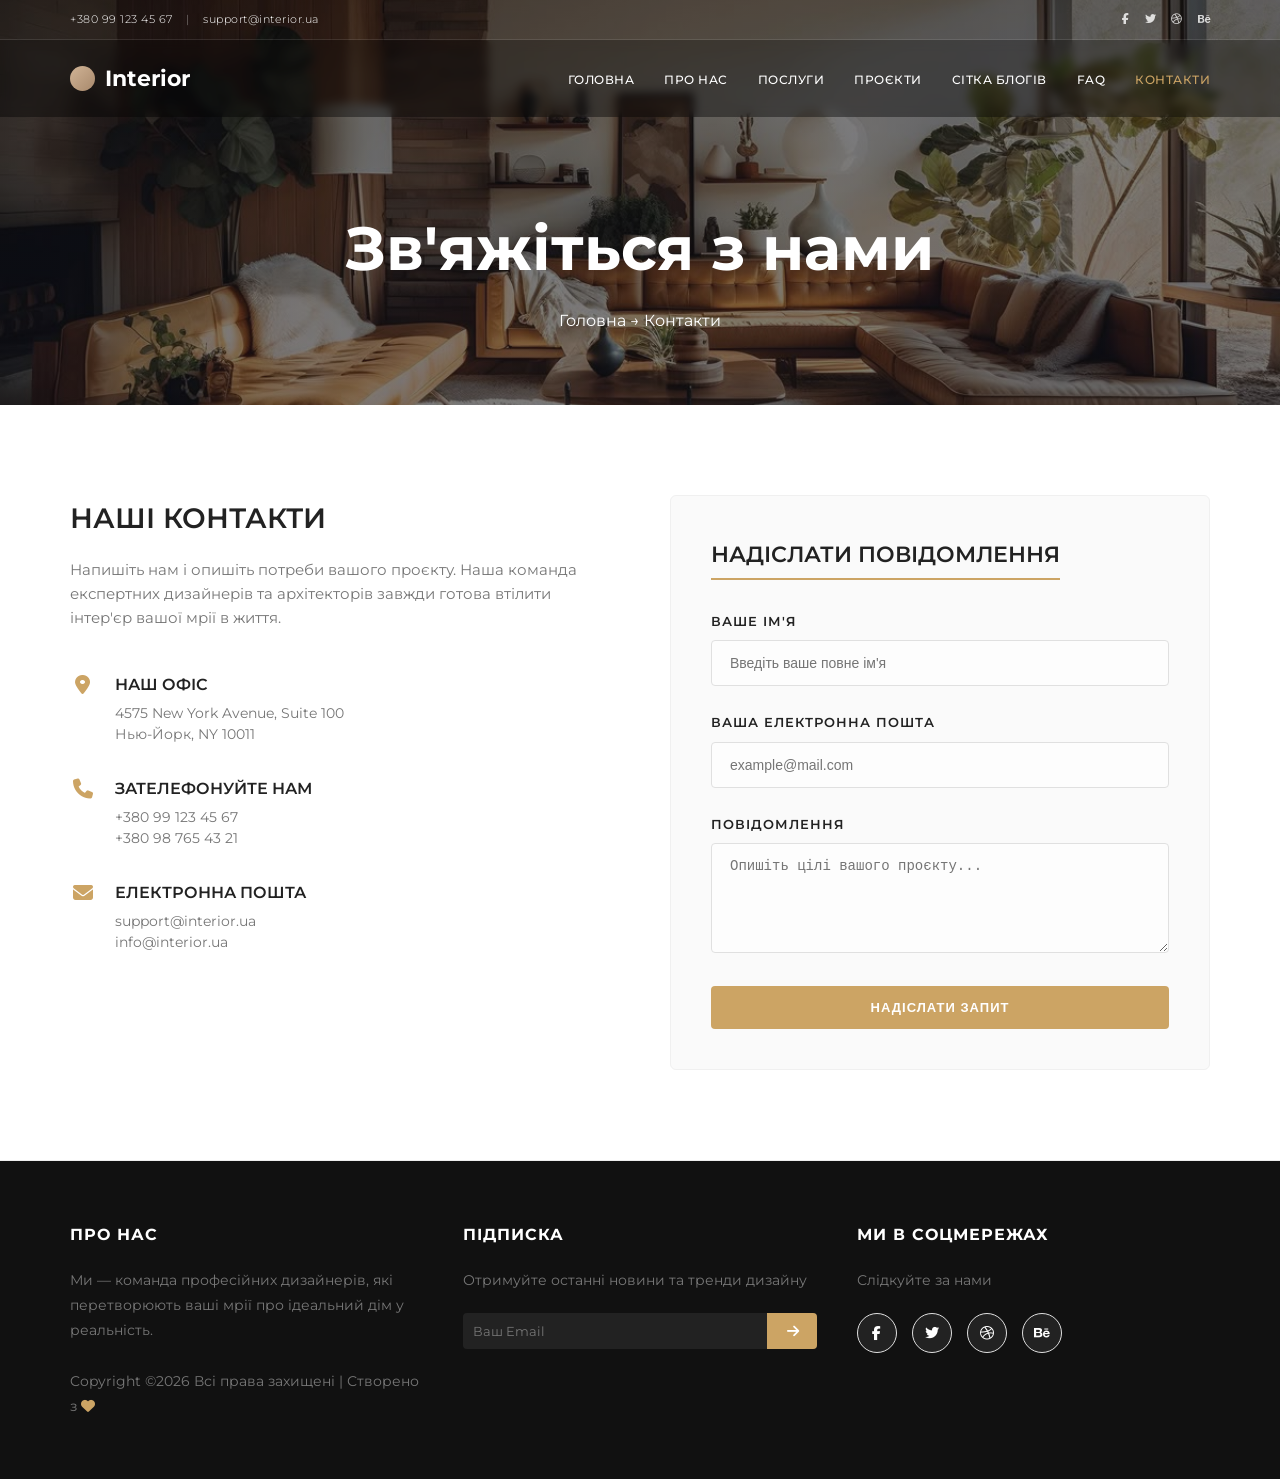
<file: contacts.html>
<!DOCTYPE html>
<html lang="uk">
<head>
    <meta charset="UTF-8">
    <meta name="viewport" content="width=device-width, initial-scale=1.0">
    <meta name="description" content="Зв'яжіться з нашою студією дизайну інтер'єру для обговорення вашого проєкту.">
    <title>Контакти | INTERIOR</title>
    <link rel="icon" type="image/png" href="assets/img/favicon.png">
    <link rel="stylesheet" href="assets/css/style.css?v=2">
    <link rel="stylesheet" href="https://cdnjs.cloudflare.com/ajax/libs/font-awesome/6.4.0/css/all.min.css">
    <style>
        .dropdown-menu {
            position: absolute;
            top: 100%;
            left: 0;
            background-color: #ffffff;
            min-width: 180px;
            box-shadow: 0px 8px 24px rgba(0, 0, 0, 0.1);
            list-style: none;
            padding: 10px 0;
            margin: 0;
            opacity: 0;
            visibility: hidden;
            transform: translateY(10px);
            transition: all 0.3s ease;
            z-index: 1000;
            border-top: 2px solid #cca464;
        }
        .dropdown-menu li { width: 100%; }
        .dropdown-menu li a {
            display: block;
            padding: 10px 20px !important;
            color: #222222 !important;
            font-size: 13px !important;
            text-transform: none !important;
            transition: all 0.2s ease;
        }
        .dropdown-menu li a:hover {
            background-color: #fcf9f2;
            color: #cca464 !important;
            padding-left: 25px !important;
        }
        .dropdown:hover .dropdown-menu {
            opacity: 1;
            visibility: visible;
            transform: translateY(0);
        }

        .contact-input-group { margin-bottom: 25px; position: relative; }
        .contact-input-group label { display: block; font-size: 13px; text-transform: uppercase; letter-spacing: 1px; font-weight: 600; color: #222; margin-bottom: 8px; }
        .contact-input-group input, .contact-input-group textarea { width: 100%; padding: 14px 18px; border: 1px solid #e0e0e0; background: #fdfdfd; border-radius: 4px; font-size: 14px; color: #333; outline: none; transition: all 0.3s ease; box-sizing: border-box; }
        .contact-input-group input:focus, .contact-input-group textarea:focus { border-color: #cca464; background: #fff; }
        .form-error-msg { display: none; font-size: 12px; color: #d9534f; margin-top: 6px; font-weight: 500; }
        .form-error-msg.active { display: block; }
        .contact-input-group.invalid input, .contact-input-group.invalid textarea { border-color: #d9534f; background: #fff8f8; }
        .contact-info-item { display: flex; align-items: flex-start; margin-bottom: 30px; }
        .contact-info-item i { font-size: 20px; color: #cca464; margin-right: 20px; margin-top: 4px; width: 25px; text-align: center; }
        .contact-info-item h5 { font-size: 16px; font-weight: 600; color: #222; margin-bottom: 5px; text-transform: uppercase; }
        .contact-info-item p { color: #777; font-size: 14px; line-height: 1.5; margin: 0; }
    </style>
</head>
<body>
    <header class="header">
        <div class="header__top">
            <div class="container header__top-wrapper">
                <div class="header__top-contacts">
                    <span>+380 99 123 45 67</span>
                    <span class="separator">|</span>
                    <span>support@interior.ua</span>
                </div>
                <div class="header__top-socials">
                    <a href="https://www.facebook.com/" target="_blank"><i class="fa-brands fa-facebook-f"></i></a>
                    <a href="https://twitter.com/" target="_blank"><i class="fa-brands fa-twitter"></i></a>
                    <a href="https://dribbble.com/" target="_blank"><i class="fa-brands fa-dribbble"></i></a>
                    <a href="https://www.behance.net/" target="_blank"><i class="fa-brands fa-behance"></i></a>
                </div>
            </div>
        </div>

        <div class="header__main">
            <div class="container header__main-wrapper">
                <a href="index.html" class="logo">
                    <span class="logo-icon"></span>Interior
                </a>
                <nav class="nav" id="nav-menu">
                    <ul class="nav__list">
                        <li><a href="index.html">Головна</a></li>
                        <li><a href="about.html">Про нас</a></li>
                        <li><a href="services.html">Послуги</a></li>
                        <li><a href="portfolio.html">Проєкти</a></li>
                        <li><a href="blog.html">Сітка блогів</a></li>
                        <li><a href="elementsandfaq.html">FAQ</a></li>
                        <li><a href="contacts.html" class="active">Контакти</a></li>
                    </ul>
                </nav>
                <button class="burger-btn" id="burger-btn" aria-label="Toggle navigation">
                    <span></span>
                </button>
            </div>
        </div>
    </header>

    <main>
        <section class="hero hero--sub">
            <div class="container">
                <div class="hero__content">
                    <h1>Зв'яжіться з нами</h1>
                    <div class="breadcrumbs">
                        <a href="index.html">Головна</a>
                        <span class="arrow">&rarr;</span>
                        <span class="current">Контакти</span>
                    </div>
                </div>
            </div>
        </section>

        <section class="section-padding" style="background: #ffffff; padding: 90px 0;">
            <div class="container" style="display: grid; grid-template-columns: repeat(auto-fit, minmax(320px, 1fr)); gap: 60px;">
                <div class="contact-details">
                    <h2 style="font-size: 28px; font-weight: 600; color: #222; margin-bottom: 15px; text-transform: uppercase;">Наші контакти</h2>
                    <p style="color: #777; line-height: 1.625; margin-bottom: 40px; font-size: 15px;">Напишіть нам і опишіть потреби вашого проєкту. Наша команда експертних дизайнерів та архітекторів завжди готова втілити інтер'єр вашої мрії в життя.</p>
                    <div class="contact-info-item"><i class="fa-solid fa-location-dot"></i><div><h5>Наш офіс</h5><p>4575 New York Avenue, Suite 100<br>Нью-Йорк, NY 10011</p></div></div>
                    <div class="contact-info-item"><i class="fa-solid fa-phone"></i><div><h5>Зателефонуйте нам</h5><p>+380 99 123 45 67<br>+380 98 765 43 21</p></div></div>
                    <div class="contact-info-item"><i class="fa-solid fa-envelope"></i><div><h5>Електронна пошта</h5><p>support@interior.ua<br>info@interior.ua</p></div></div>
                </div>

                <div class="contact-form-wrapper" style="background: #fafafa; padding: 40px; border-radius: 6px; border: 1px solid #f0f0f0;">
                    <h3 style="font-size: 22px; font-weight: 600; color: #222; margin-bottom: 30px; text-transform: uppercase; border-bottom: 2px solid #cca464; display: inline-block; padding-bottom: 5px;">Надіслати повідомлення</h3>
                    <form id="contactForm" novalidate>
                        <div class="contact-input-group">
                            <label for="name">Ваше ім'я</label>
                            <input type="text" id="name" name="name" placeholder="Введіть ваше повне ім'я">
                            <span class="form-error-msg"><i class="fa-solid fa-circle-info"></i> Ім'я повинно містити щонайменше 2 символи</span>
                        </div>
                        <div class="contact-input-group">
                            <label for="email">Ваша електронна пошта</label>
                            <input type="email" id="email" name="email" placeholder="example@mail.com">
                            <span class="form-error-msg"><i class="fa-solid fa-circle-info"></i> Будь ласка, введіть дійсну адресу електронної пошти</span>
                        </div>
                        <div class="contact-input-group">
                            <label for="message">Повідомлення</label>
                            <textarea id="message" name="message" rows="5" placeholder="Опишіть цілі вашого проєкту..."></textarea>
                            <span class="form-error-msg"><i class="fa-solid fa-circle-info"></i> Будь ласка, напишіть хоча б кілька слів (мін. 5 символів)</span>
                        </div>
                        <button type="submit" class="btn" style="background: #cca464; color: #fff; padding: 14px 35px; border: none; text-transform: uppercase; font-size: 13px; font-weight: 600; letter-spacing: 1px; border-radius: 4px; cursor: pointer; display: inline-block; width: 100%;">Надіслати запит</button>
                    </form>
                </div>
            </div>
        </section>
    </main>

    <footer class="footer" style="background-color: #111; padding: 60px 0; color: #777;">
        <div class="container" style="display: grid; grid-template-columns: repeat(auto-fit, minmax(250px, 1fr)); gap: 40px;">
            <div class="footer-box">
                <h4 style="color: #fff; margin-bottom: 20px; text-transform: uppercase;">Про нас</h4>
                <p>Ми — команда професійних дизайнерів, які перетворюють ваші мрії про ідеальний дім у реальність.</p>
                <p style="font-size: 14px; margin-top: 25px;">Copyright &copy;2026 Всі права захищені | Створено з <i class="fa-solid fa-heart" style="color: #cca464;"></i></p>
            </div>
            <div class="footer-box">
                <h4 style="color: #fff; margin-bottom: 20px; text-transform: uppercase;">Підписка</h4>
                <p>Отримуйте останні новини та тренди дизайну</p>
                <form class="newsletter-form" style="display: flex;">
                    <input type="email" placeholder="Ваш Email" required style="background: #222; border: none; padding: 10px; color: #fff; width: 100%;">
                    <button type="submit" style="background: #cca464; border: none; padding: 10px 20px; color: #fff; cursor: pointer;"><i class="fa-solid fa-arrow-right"></i></button>
                </form>
            </div>
            <div class="footer-box">
                <h4 style="color: #fff; margin-bottom: 20px; text-transform: uppercase;">Ми в соцмережах</h4>
                <p>Слідкуйте за нами</p>
                <div class="footer-socials" style="display: flex; gap: 15px;">
                    <a href="https://www.facebook.com/" target="_blank" style="color: #fff; background: #222; width: 40px; height: 40px; display: flex; align-items: center; justify-content: center; border-radius: 50%;"><i class="fa-brands fa-facebook-f"></i></a>
                    <a href="https://twitter.com/" target="_blank" style="color: #fff; background: #222; width: 40px; height: 40px; display: flex; align-items: center; justify-content: center; border-radius: 50%;"><i class="fa-brands fa-twitter"></i></a>
                    <a href="https://dribbble.com/" target="_blank" style="color: #fff; background: #222; width: 40px; height: 40px; display: flex; align-items: center; justify-content: center; border-radius: 50%;"><i class="fa-brands fa-dribbble"></i></a>
                    <a href="https://www.behance.net/" target="_blank" style="color: #fff; background: #222; width: 40px; height: 40px; display: flex; align-items: center; justify-content: center; border-radius: 50%;"><i class="fa-brands fa-behance"></i></a>
                </div>
            </div>
        </div>
    </footer>

    <div class="modal-overlay" id="successModal">
        <div class="modal-content" style="text-align: center; padding: 50px 30px;">
            <span class="modal-close" id="closeSuccessModal">&times;</span>
            <i class="fa-regular fa-circle-check" style="font-size: 60px; color: #cca464; margin-bottom: 20px;"></i>
            <h3 style="margin-bottom: 10px;">Повідомлення надіслано!</h3>
            <p style="color: #777; font-size: 15px; margin-bottom: 0;">Дякуємо за звернення. Наша команда зв'яжеться з вами найближчим часом.</p>
        </div>
    </div>

    <script src="js/main.js?v=2"></script>

    <script>
        document.addEventListener('DOMContentLoaded', () => {
            const contactForm = document.getElementById('contactForm');
            const successModal = document.getElementById('successModal');
            const closeSuccessModal = document.getElementById('closeSuccessModal');

            if (contactForm) {
                contactForm.addEventListener('submit', function(e) {
                    e.preventDefault();

                    let isValid = true;

                    const nameInput = document.getElementById('name');
                    if (nameInput) {
                        const nameGroup = nameInput.closest('.contact-input-group');
                        if (nameInput.value.trim().length < 2) {
                            nameGroup.classList.add('invalid');
                            nameGroup.querySelector('.form-error-msg').classList.add('active');
                            isValid = false;
                        } else {
                            nameGroup.classList.remove('invalid');
                            nameGroup.querySelector('.form-error-msg').classList.remove('active');
                        }
                    }

                    const emailInput = document.getElementById('email');
                    if (emailInput) {
                        const emailGroup = emailInput.closest('.contact-input-group');
                        const emailRegex = /^[^\s@]+@[^\s@]+\.[^\s@]+$/;
                        if (!emailRegex.test(emailInput.value.trim())) {
                            emailGroup.classList.add('invalid');
                            emailGroup.querySelector('.form-error-msg').classList.add('active');
                            isValid = false;
                        } else {
                            emailGroup.classList.remove('invalid');
                            emailGroup.querySelector('.form-error-msg').classList.remove('active');
                        }
                    }

                    const messageInput = document.getElementById('message');
                    if (messageInput) {
                        const messageGroup = messageInput.closest('.contact-input-group');
                        if (messageInput.value.trim().length < 5) {
                            messageGroup.classList.add('invalid');
                            messageGroup.querySelector('.form-error-msg').classList.add('active');
                            isValid = false;
                        } else {
                            messageGroup.classList.remove('invalid');
                            messageGroup.querySelector('.form-error-msg').classList.remove('active');
                        }
                    }

                    if (isValid && successModal) {
                        successModal.classList.add('active');
                        contactForm.reset();
                    }
                });
            }

            if (closeSuccessModal && successModal) {
                closeSuccessModal.addEventListener('click', () => {
                    successModal.classList.remove('active');
                });
                
                window.addEventListener('click', (e) => {
                    if (e.target === successModal) {
                        successModal.classList.remove('active');
                    }
                });
            }
        });
    </script>
</body>
</html>
</file>
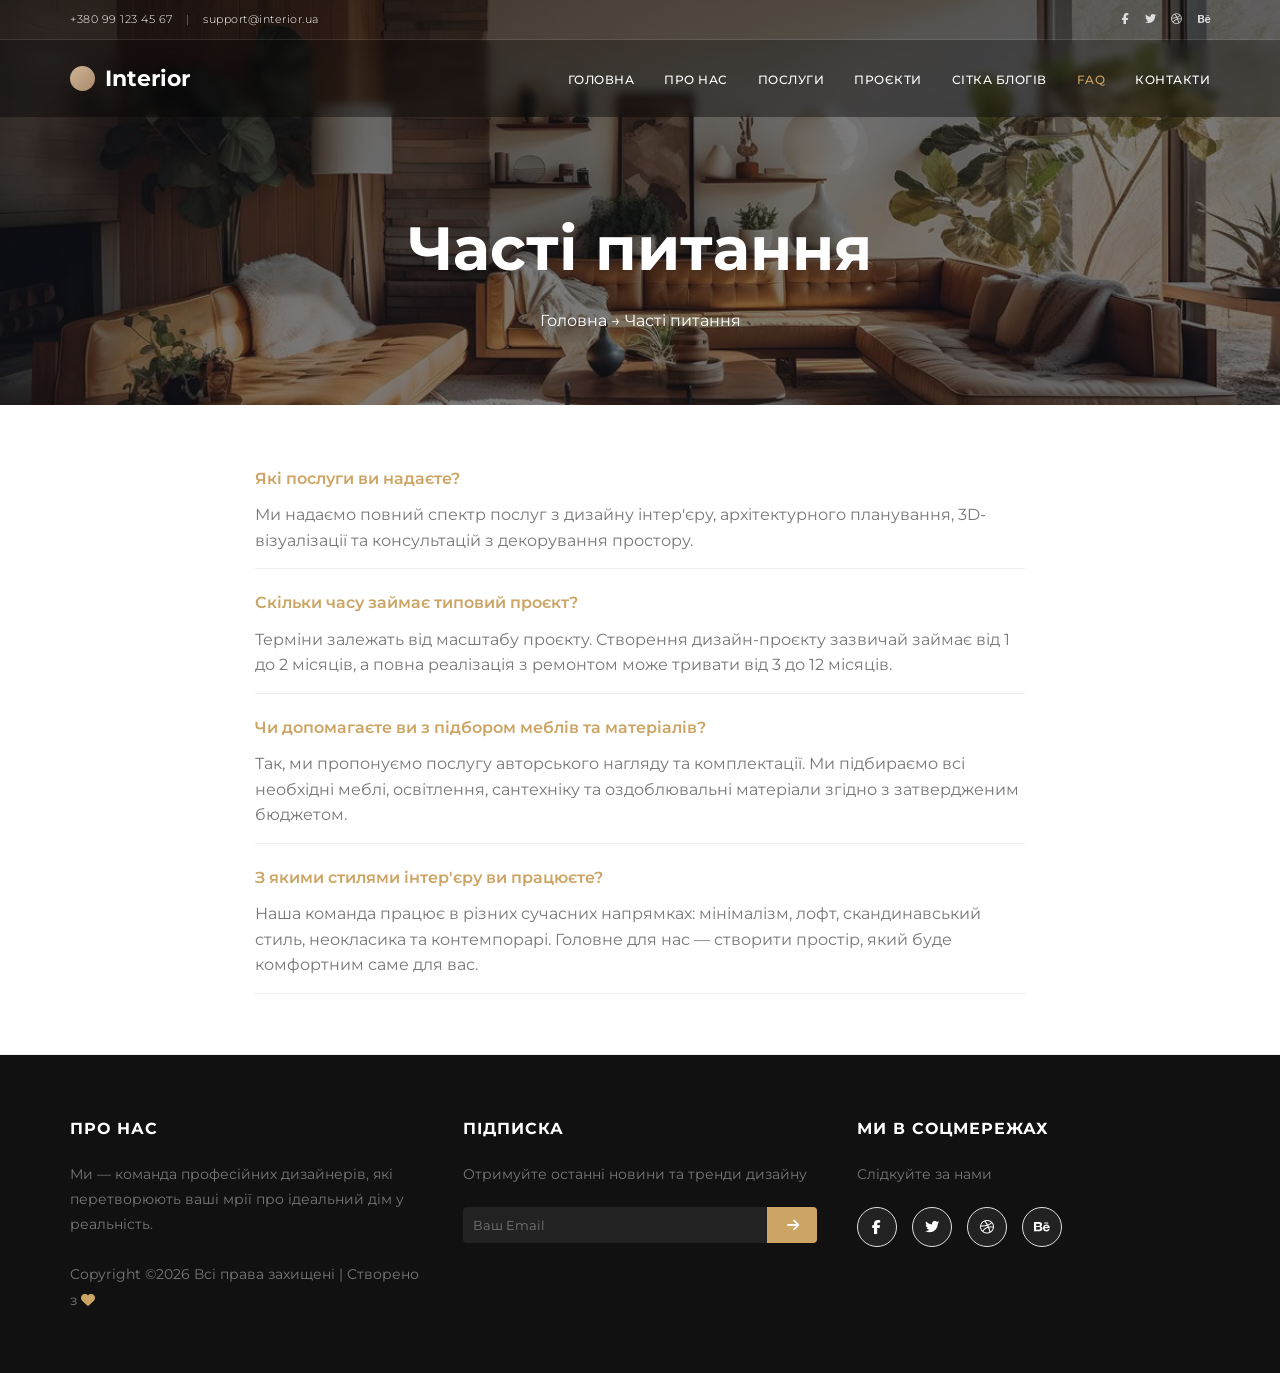
<file: elementsandfaq.html>
<!DOCTYPE html>
<html lang="uk">
<head>
    <meta charset="UTF-8">
    <meta name="viewport" content="width=device-width, initial-scale=1.0">
    <meta name="description" content="Часті питання та елементи нашої студії дизайну інтер'єру.">
    <title>FAQ та Елементи | INTERIOR</title>
    <link rel="icon" type="image/png" href="assets/img/favicon.png">
    <link rel="stylesheet" href="assets/css/style.css?v=2">
    <link rel="stylesheet" href="https://cdnjs.cloudflare.com/ajax/libs/font-awesome/6.4.0/css/all.min.css">
    <style>
        .dropdown-menu { position: absolute; top: 100%; left: 0; background-color: #ffffff; min-width: 180px; box-shadow: 0px 8px 24px rgba(0, 0, 0, 0.1); list-style: none; padding: 10px 0; margin: 0; opacity: 0; visibility: hidden; transform: translateY(10px); transition: all 0.3s ease; z-index: 1000; border-top: 2px solid #cca464; }
        .dropdown-menu li a { display: block; padding: 10px 20px !important; color: #222222 !important; font-size: 13px !important; text-transform: none !important; transition: all 0.2s ease; }
        .dropdown-menu li a:hover { background-color: #fcf9f2; color: #cca464 !important; padding-left: 25px !important; }
        .dropdown:hover .dropdown-menu { opacity: 1; visibility: visible; transform: translateY(0); }
        
        .faq-section { max-width: 800px; margin: 60px auto; }
        .faq-item { margin-bottom: 20px; border-bottom: 1px solid #eee; padding-bottom: 15px; }
        .faq-item h4 { color: #cca464; margin-bottom: 10px; font-weight: 600; }
        .faq-item p { color: #777; line-height: 1.6; }
    </style>
</head>
<body>
    <header class="header">
        <div class="header__top">
            <div class="container header__top-wrapper">
                <div class="header__top-contacts">
                    <span>+380 99 123 45 67</span>
                    <span class="separator">|</span>
                    <span>support@interior.ua</span>
                </div>
                <div class="header__top-socials">
                    <a href="https://www.facebook.com/" target="_blank"><i class="fa-brands fa-facebook-f"></i></a>
                    <a href="https://twitter.com/" target="_blank"><i class="fa-brands fa-twitter"></i></a>
                    <a href="https://dribbble.com/" target="_blank"><i class="fa-brands fa-dribbble"></i></a>
                    <a href="https://www.behance.net/" target="_blank"><i class="fa-brands fa-behance"></i></a>
                </div>
            </div>
        </div>
        <div class="header__main">
            <div class="container header__main-wrapper">
                <a href="index.html" class="logo"><span class="logo-icon"></span>Interior</a>
<nav class="nav" id="nav-menu">
    <ul class="nav__list">
        <li><a href="index.html">Головна</a></li>
        <li><a href="about.html">Про нас</a></li>
        <li><a href="services.html">Послуги</a></li>
        <li><a href="portfolio.html">Проєкти</a></li>
        <li><a href="blog.html">Сітка блогів</a></li>
        <li><a href="elementsandfaq.html" class="active">FAQ</a></li>
        <li><a href="contacts.html">Контакти</a></li>
    </ul>
</nav>
                <button class="burger-btn" id="burger-btn" aria-label="Toggle navigation">
                    <span></span>
                </button>
            </div>
        </div>
    </header>

    <main>
        <section class="hero hero--sub">
            <div class="container">
                <div class="hero__content">
                    <h1>Часті питання</h1>
                    <div class="breadcrumbs">
                        <a href="index.html" style="color: #fff; text-decoration: none;">Головна</a>
                        <span class="arrow">&rarr;</span>
                        <span class="current">Часті питання</span>
                    </div>
                </div>
            </div>
        </section>
        <section class="faq-section container">
            <div class="faq-item">
                <h4>Які послуги ви надаєте?</h4>
                <p>Ми надаємо повний спектр послуг з дизайну інтер'єру, архітектурного планування, 3D-візуалізації та консультацій з декорування простору.</p>
            </div>
            <div class="faq-item">
                <h4>Скільки часу займає типовий проєкт?</h4>
                <p>Терміни залежать від масштабу проєкту. Створення дизайн-проєкту зазвичай займає від 1 до 2 місяців, а повна реалізація з ремонтом може тривати від 3 до 12 місяців.</p>
            </div>
            <div class="faq-item">
                <h4>Чи допомагаєте ви з підбором меблів та матеріалів?</h4>
                <p>Так, ми пропонуємо послугу авторського нагляду та комплектації. Ми підбираємо всі необхідні меблі, освітлення, сантехніку та оздоблювальні матеріали згідно з затвердженим бюджетом.</p>
            </div>
            <div class="faq-item">
                <h4>З якими стилями інтер'єру ви працюєте?</h4>
                <p>Наша команда працює в різних сучасних напрямках: мінімалізм, лофт, скандинавський стиль, неокласика та контемпорарі. Головне для нас — створити простір, який буде комфортним саме для вас.</p>
            </div>
        </section>
    </main>

    <footer class="footer" style="background-color: #111; padding: 60px 0; color: #777;">
        <div class="container" style="display: grid; grid-template-columns: repeat(auto-fit, minmax(250px, 1fr)); gap: 40px;">
            <div class="footer-box">
                <h4 style="color: #fff; margin-bottom: 20px; text-transform: uppercase;">Про нас</h4>
                <p>Ми — команда професійних дизайнерів, які перетворюють ваші мрії про ідеальний дім у реальність.</p>
                <p style="font-size: 14px; margin-top: 25px;">Copyright &copy;2026 Всі права захищені | Створено з <i class="fa-solid fa-heart" style="color: #cca464;"></i></p>
            </div>
            <div class="footer-box">
                <h4 style="color: #fff; margin-bottom: 20px; text-transform: uppercase;">Підписка</h4>
                <p>Отримуйте останні новини та тренди дизайну</p>
                <form class="newsletter-form" style="display: flex;">
                    <input type="email" placeholder="Ваш Email" required style="background: #222; border: none; padding: 10px; color: #fff; width: 100%;">
                    <button type="submit" style="background: #cca464; border: none; padding: 10px 20px; color: #fff; cursor: pointer;"><i class="fa-solid fa-arrow-right"></i></button>
                </form>
            </div>
            <div class="footer-box">
                <h4 style="color: #fff; margin-bottom: 20px; text-transform: uppercase;">Ми в соцмережах</h4>
                <p>Слідкуйте за нами</p>
                <div class="footer-socials" style="display: flex; gap: 15px;">
                    <a href="https://www.facebook.com/" target="_blank" style="color: #fff; background: #222; width: 40px; height: 40px; display: flex; align-items: center; justify-content: center; border-radius: 50%;"><i class="fa-brands fa-facebook-f"></i></a>
                    <a href="https://twitter.com/" target="_blank" style="color: #fff; background: #222; width: 40px; height: 40px; display: flex; align-items: center; justify-content: center; border-radius: 50%;"><i class="fa-brands fa-twitter"></i></a>
                    <a href="https://dribbble.com/" target="_blank" style="color: #fff; background: #222; width: 40px; height: 40px; display: flex; align-items: center; justify-content: center; border-radius: 50%;"><i class="fa-brands fa-dribbble"></i></a>
                    <a href="https://www.behance.net/" target="_blank" style="color: #fff; background: #222; width: 40px; height: 40px; display: flex; align-items: center; justify-content: center; border-radius: 50%;"><i class="fa-brands fa-behance"></i></a>
                </div>
            </div>
        </div>
    </footer>

    <script src="js/main.js?v=2"></script>
</body>
</html>
</file>
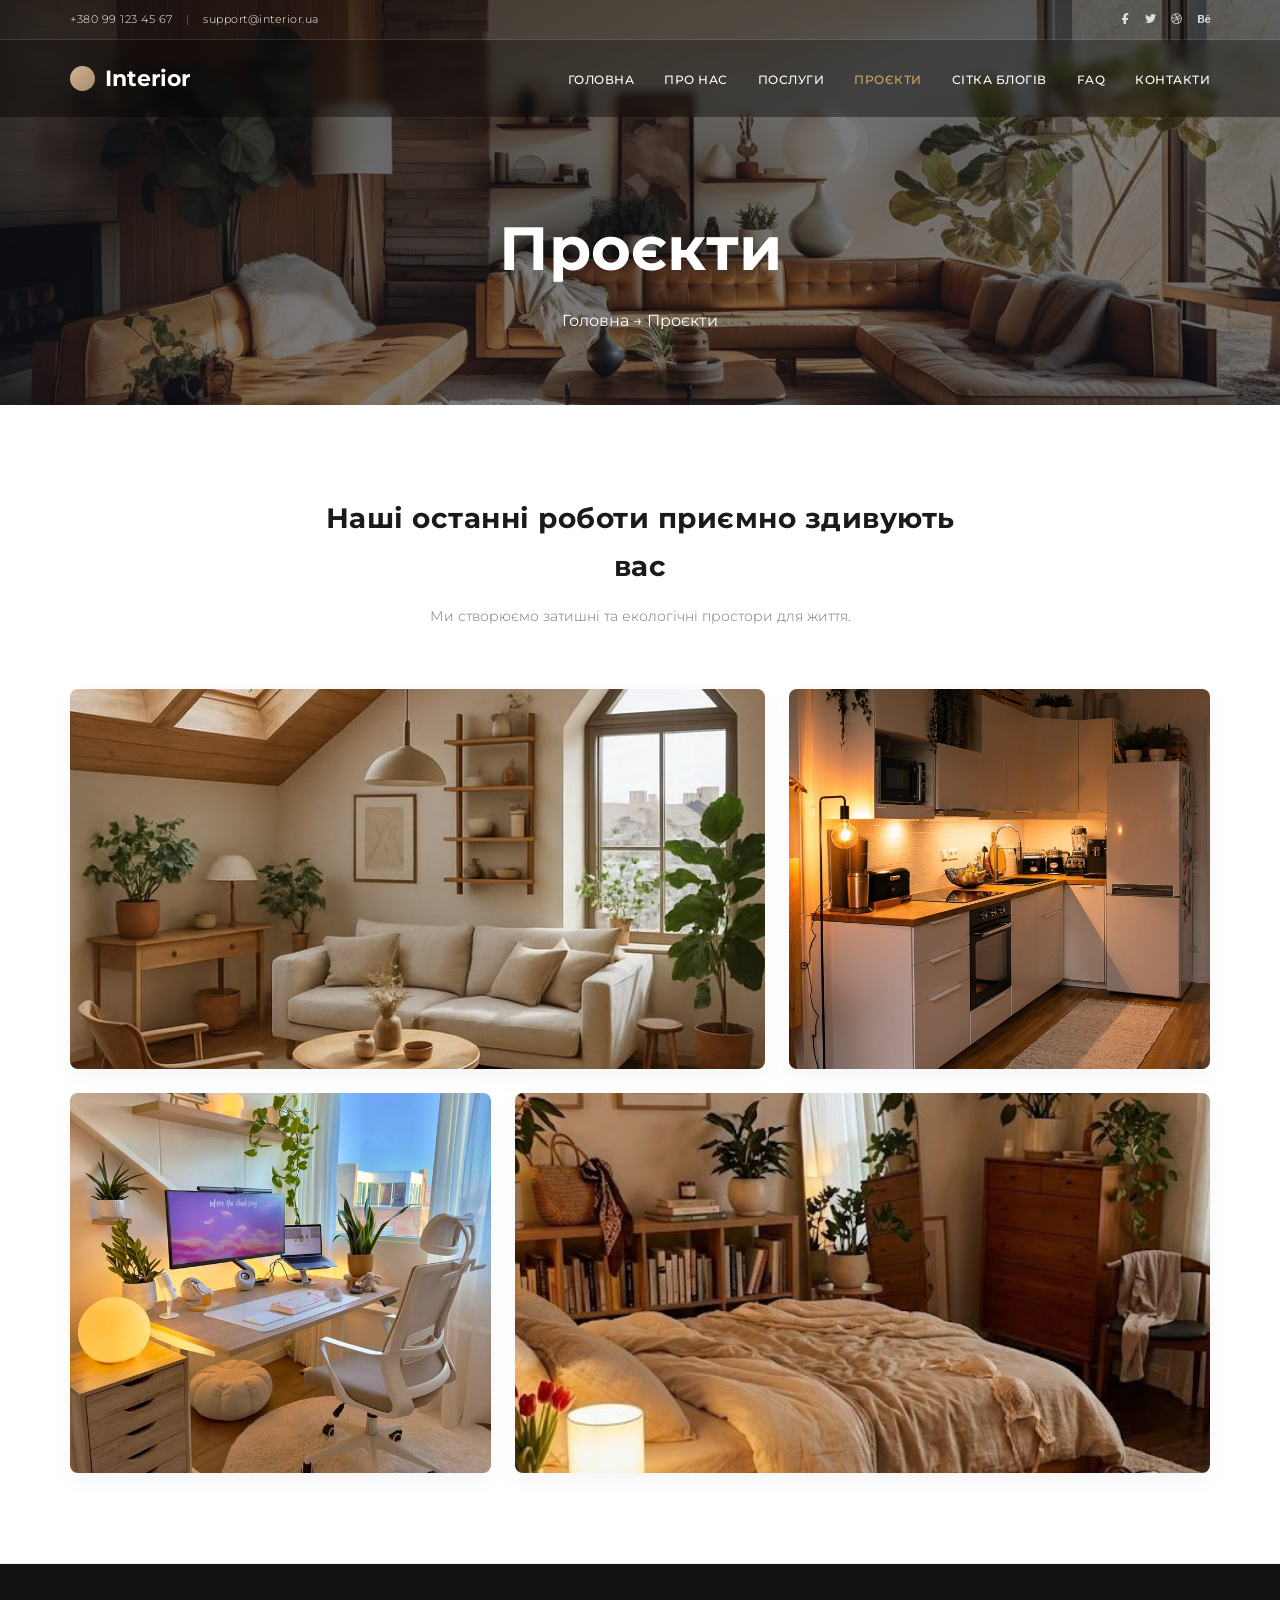
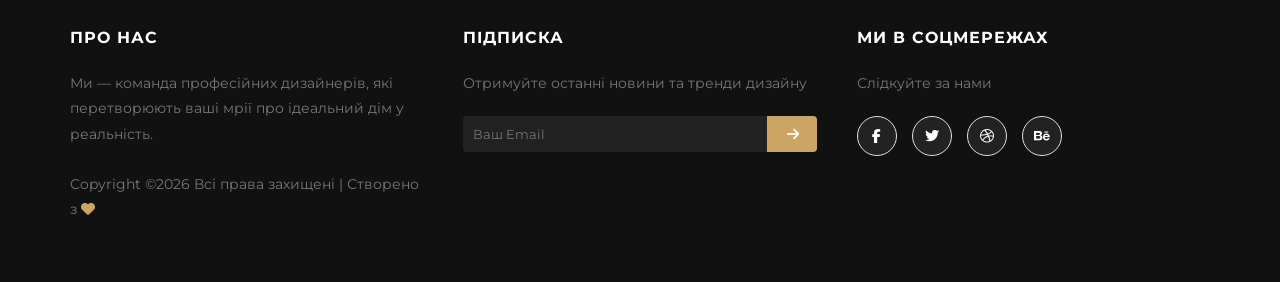
<file: portfolio.html>
<!DOCTYPE html>
<html lang="uk"> 
<head>
    <meta charset="UTF-8">
    <meta http-equiv="X-UA-Compatible" content="IE=edge"> 
    <meta name="viewport" content="width=device-width, initial-scale=1.0">
    <meta name="description" content="Портфоліо наших останніх проєктів дизайну інтер'єру."> 
    <title>Проєкти | INTERIOR</title>
    <link rel="icon" type="image/png" href="assets/img/favicon.png"> 
    <link rel="stylesheet" href="assets/css/style.css?v=2">
    <link rel="stylesheet" href="https://cdnjs.cloudflare.com/ajax/libs/font-awesome/6.4.0/css/all.min.css">
    <style>
        .dropdown-menu {
            position: absolute;
            top: 100%;
            left: 0;
            background-color: #ffffff;
            min-width: 180px;
            box-shadow: 0px 8px 24px rgba(0, 0, 0, 0.1);
            list-style: none;
            padding: 10px 0;
            margin: 0;
            opacity: 0;
            visibility: hidden;
            transform: translateY(10px);
            transition: all 0.3s ease;
            z-index: 1000;
            border-top: 2px solid #cca464;
        }
        .dropdown-menu li { width: 100%; }
        .dropdown-menu li a {
            display: block;
            padding: 10px 20px !important;
            color: #222222 !important;
            font-size: 13px !important;
            text-transform: none !important;
            transition: all 0.2s ease;
        }
        .dropdown-menu li a:hover {
            background-color: #fcf9f2;
            color: #cca464 !important;
            padding-left: 25px !important;
        }
        .dropdown:hover .dropdown-menu {
            opacity: 1;
            visibility: visible;
            transform: translateY(0);
        }
    </style>
</head>
<body>
    <header class="header">
        <div class="header__top">
            <div class="container header__top-wrapper">
                <div class="header__top-contacts">
                    <span>+380 99 123 45 67</span>
                    <span class="separator">|</span>
                    <span>support@interior.ua</span>
                </div>
                <div class="header__top-socials">
                    <a href="https://www.facebook.com/" target="_blank"><i class="fa-brands fa-facebook-f"></i></a>
                    <a href="https://twitter.com/" target="_blank"><i class="fa-brands fa-twitter"></i></a>
                    <a href="https://dribbble.com/" target="_blank"><i class="fa-brands fa-dribbble"></i></a>
                    <a href="https://www.behance.net/" target="_blank"><i class="fa-brands fa-behance"></i></a>
                </div>
            </div>
        </div>

        <div class="header__main">
            <div class="container header__main-wrapper">
                <a href="index.html" class="logo">
                    <span class="logo-icon"></span>Interior
                </a>
                <nav class="nav" id="nav-menu">
                    <ul class="nav__list">
                        <li><a href="index.html">Головна</a></li>
                        <li><a href="about.html">Про нас</a></li>
                        <li><a href="services.html">Послуги</a></li>
                        <li><a href="portfolio.html" class="active">Проєкти</a></li>
                        <li><a href="blog.html">Сітка блогів</a></li>
                        <li><a href="elementsandfaq.html">FAQ</a></li>
                        <li><a href="contacts.html">Контакти</a></li>
                    </ul>
                </nav>
                <button class="burger-btn" id="burger-btn" aria-label="Toggle navigation">
                    <span></span>
                </button>
            </div>
        </div>
    </header>

    <main>
        <section class="hero hero--sub">
            <div class="container">
                <div class="hero__content">
                    <h1>Проєкти</h1>
                    <div class="breadcrumbs">
                        <a href="index.html">Головна</a>
                        <span class="arrow">&rarr;</span>
                        <span class="current">Проєкти</span>
                    </div>
                </div>
            </div>
        </section>

        <section class="section-padding container">
            <div class="section-intro">
                <h2>Наші останні роботи приємно здивують вас</h2>
                <p>Ми створюємо затишні та екологічні простори для життя.</p>
            </div>

            <div class="works-grid" id="dynamic-projects-container">
                </div>
        </section>
    </main>

    <footer class="footer" style="background-color: #111; padding: 60px 0; color: #777;">
        <div class="container" style="display: grid; grid-template-columns: repeat(auto-fit, minmax(250px, 1fr)); gap: 40px;">
            <div class="footer-box">
                <h4 style="color: #fff; margin-bottom: 20px; text-transform: uppercase;">Про нас</h4>
                <p>Ми — команда професійних дизайнерів, які перетворюють ваші мрії про ідеальний дім у реальність.</p>
                <p style="font-size: 14px; margin-top: 25px;">Copyright &copy;2026 Всі права захищені | Створено з <i class="fa-solid fa-heart" style="color: #cca464;"></i></p>
            </div>
            <div class="footer-box">
                <h4 style="color: #fff; margin-bottom: 20px; text-transform: uppercase;">Підписка</h4>
                <p>Отримуйте останні новини та тренди дизайну</p>
                <form class="newsletter-form" style="display: flex;">
                    <input type="email" placeholder="Ваш Email" required style="background: #222; border: none; padding: 10px; color: #fff; width: 100%;">
                    <button type="submit" style="background: #cca464; border: none; padding: 10px 20px; color: #fff; cursor: pointer;"><i class="fa-solid fa-arrow-right"></i></button>
                </form>
            </div>
            <div class="footer-box">
                <h4 style="color: #fff; margin-bottom: 20px; text-transform: uppercase;">Ми в соцмережах</h4>
                <p>Слідкуйте за нами</p>
                <div class="footer-socials" style="display: flex; gap: 15px;">
                    <a href="https://www.facebook.com/" target="_blank" style="color: #fff; background: #222; width: 40px; height: 40px; display: flex; align-items: center; justify-content: center; border-radius: 50%;"><i class="fa-brands fa-facebook-f"></i></a>
                    <a href="https://twitter.com/" target="_blank" style="color: #fff; background: #222; width: 40px; height: 40px; display: flex; align-items: center; justify-content: center; border-radius: 50%;"><i class="fa-brands fa-twitter"></i></a>
                    <a href="https://dribbble.com/" target="_blank" style="color: #fff; background: #222; width: 40px; height: 40px; display: flex; align-items: center; justify-content: center; border-radius: 50%;"><i class="fa-brands fa-dribbble"></i></a>
                    <a href="https://www.behance.net/" target="_blank" style="color: #fff; background: #222; width: 40px; height: 40px; display: flex; align-items: center; justify-content: center; border-radius: 50%;"><i class="fa-brands fa-behance"></i></a>
                </div>
            </div>
        </div>
    </footer>

    <script src="js/main.js?v=2"></script>
</body>
</html>
</file>
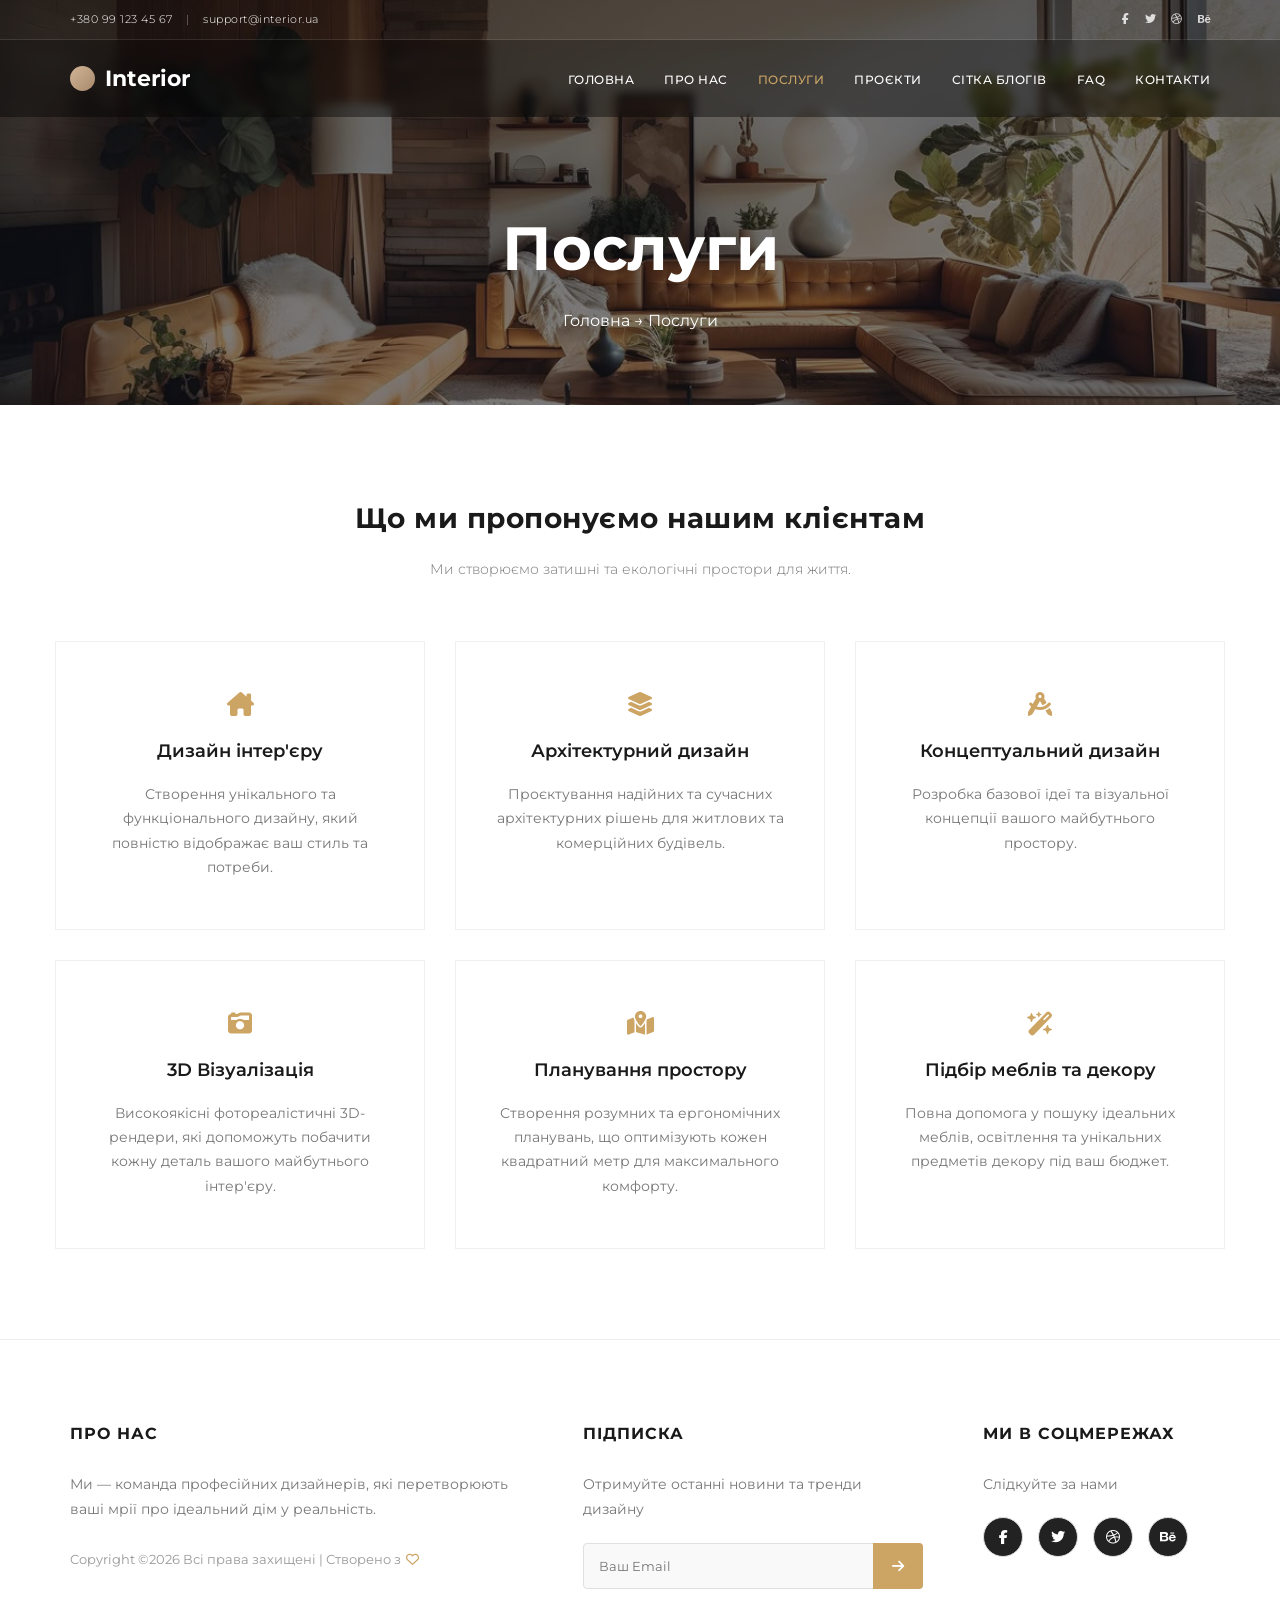
<file: services.html>
<!DOCTYPE html>
<html lang="uk">
<head>
    <meta charset="UTF-8">
    <meta name="viewport" content="width=device-width, initial-scale=1.0">
    <title>Послуги | INTERIOR</title>
    <link rel="icon" type="image/png" href="assets/img/favicon.png">
    <link rel="stylesheet" href="assets/css/style.css?v=2">
    <link rel="stylesheet" href="https://cdnjs.cloudflare.com/ajax/libs/font-awesome/6.4.0/css/all.min.css">
    <style>
        .dropdown-menu {
            position: absolute;
            top: 100%;
            left: 0;
            background-color: #ffffff;
            min-width: 180px;
            box-shadow: 0px 8px 24px rgba(0, 0, 0, 0.1);
            list-style: none;
            padding: 10px 0;
            margin: 0;
            opacity: 0;
            visibility: hidden;
            transform: translateY(10px);
            transition: all 0.3s ease;
            z-index: 1000;
            border-top: 2px solid #cca464;
        }
        .dropdown-menu li { width: 100%; }
        .dropdown-menu li a {
            display: block;
            padding: 10px 20px !important;
            color: #222222 !important;
            font-size: 13px !important;
            text-transform: none !important;
            transition: all 0.2s ease;
        }
        .dropdown-menu li a:hover {
            background-color: #fcf9f2;
            color: #cca464 !important;
            padding-left: 25px !important;
        }
        .dropdown:hover .dropdown-menu {
            opacity: 1;
            visibility: visible;
            transform: translateY(0);
        }
    </style>
</head>
<body>
    <header class="header">
        <div class="header__top">
            <div class="container header__top-wrapper">
                <div class="header__top-contacts">
                    <span>+380 99 123 45 67</span>
                    <span class="separator">|</span>
                    <span>support@interior.ua</span>
                </div>
                <div class="header__top-socials">
                    <a href="https://www.facebook.com/" target="_blank"><i class="fa-brands fa-facebook-f"></i></a>
                    <a href="https://twitter.com/" target="_blank"><i class="fa-brands fa-twitter"></i></a>
                    <a href="https://dribbble.com/" target="_blank"><i class="fa-brands fa-dribbble"></i></a>
                    <a href="https://www.behance.net/" target="_blank"><i class="fa-brands fa-behance"></i></a>
                </div>
            </div>
        </div>

        <div class="header__main">
            <div class="container header__main-wrapper" style="display: flex; justify-content: space-between; align-items: center;">
                <a href="index.html" class="logo">
                    <span class="logo-icon"></span>Interior
                </a>
                <nav class="nav" id="nav-menu">
                    <ul class="nav__list">
                        <li><a href="index.html">Головна</a></li>
                        <li><a href="about.html">Про нас</a></li>
                        <li><a href="services.html" class="active">Послуги</a></li>
                        <li><a href="portfolio.html">Проєкти</a></li>
                        <li><a href="blog.html">Сітка блогів</a></li>
                        <li><a href="elementsandfaq.html">FAQ</a></li>
                        <li><a href="contacts.html">Контакти</a></li>
                    </ul>
                </nav>
                <button class="burger-btn" id="burger-btn" aria-label="Toggle navigation">
                    <span></span>
                </button>
            </div>
        </div>
    </header>

    <main>
        <section class="hero hero--sub">
            <div class="container">
                <div class="hero__content">
                    <h1>Послуги</h1>
                    <div class="breadcrumbs">
                        <a href="index.html" style="color: #fff; text-decoration: none;">Головна</a>
                        <span class="arrow">&rarr;</span>
                        <span class="current">Послуги</span>
                    </div>
                </div>
            </div>
        </section>

        <section class="section-padding container">
            <div class="section-intro">
                <h2>Що ми пропонуємо нашим клієнтам</h2>
                <p>Ми створюємо затишні та екологічні простори для життя.</p>
            </div>
            
            <div class="services-grid">
                <div class="service-box">
                    <i class="fa-solid fa-house-chimney" style="font-size: 24px; color: var(--accent-gold); margin-bottom: 20px;"></i>
                    <h3>Дизайн інтер'єру</h3>
                    <p>Створення унікального та функціонального дизайну, який повністю відображає ваш стиль та потреби.</p>
                </div>
                <div class="service-box">
                    <i class="fa-solid fa-layer-group" style="font-size: 24px; color: var(--accent-gold); margin-bottom: 20px;"></i>
                    <h3>Архітектурний дизайн</h3>
                    <p>Проєктування надійних та сучасних архітектурних рішень для житлових та комерційних будівель.</p>
                </div>
                <div class="service-box">
                    <i class="fa-solid fa-compass-drafting" style="font-size: 24px; color: var(--accent-gold); margin-bottom: 20px;"></i>
                    <h3>Концептуальний дизайн</h3>
                    <p>Розробка базової ідеї та візуальної концепції вашого майбутнього простору.</p>
                </div>
                <div class="service-box">
                    <i class="fa-solid fa-camera-retro" style="font-size: 24px; color: var(--accent-gold); margin-bottom: 20px;"></i>
                    <h3>3D Візуалізація</h3>
                    <p>Високоякісні фотореалістичні 3D-рендери, які допоможуть побачити кожну деталь вашого майбутнього інтер'єру.</p>
                </div>
                <div class="service-box">
                    <i class="fa-solid fa-map-location-dot" style="font-size: 24px; color: var(--accent-gold); margin-bottom: 20px;"></i>
                    <h3>Планування простору</h3>
                    <p>Створення розумних та ергономічних планувань, що оптимізують кожен квадратний метр для максимального комфорту.</p>
                </div>
                <div class="service-box">
                    <i class="fa-solid fa-wand-magic-sparkles" style="font-size: 24px; color: var(--accent-gold); margin-bottom: 20px;"></i>
                    <h3>Підбір меблів та декору</h3>
                    <p>Повна допомога у пошуку ідеальних меблів, освітлення та унікальних предметів декору під ваш бюджет.</p>
                </div>
            </div>
        </section>
    </main>

    <footer class="footer">
        <div class="container footer-grid">
            <div class="footer-box">
                <h4>Про нас</h4>
                <p>Ми — команда професійних дизайнерів, які перетворюють ваші мрії про ідеальний дім у реальність.</p>
                <p class="copyright-text" style="font-size: 13px; color: #999999; margin-top: 25px;">
                    Copyright &copy;2026 Всі права захищені | Створено з <i class="fa-regular fa-heart" style="color: #cca464;"></i>
                </p>
            </div>
            <div class="footer-box">
                <h4>Підписка</h4>
                <p>Отримуйте останні новини та тренди дизайну</p>
                <form class="newsletter-form">
                    <input type="email" placeholder="Ваш Email" required>
                    <button type="submit"><i class="fa-solid fa-arrow-right"></i></button>
                </form>
            </div>
            <div class="footer-box">
                <h4>Ми в соцмережах</h4>
                <p>Слідкуйте за нами</p>
                <div class="footer-socials" style="display: flex; gap: 15px;">
                    <a href="https://www.facebook.com/" target="_blank" style="color: #fff; background: #222; width: 40px; height: 40px; display: flex; align-items: center; justify-content: center; border-radius: 50%;"><i class="fa-brands fa-facebook-f"></i></a>
                    <a href="https://twitter.com/" target="_blank" style="color: #fff; background: #222; width: 40px; height: 40px; display: flex; align-items: center; justify-content: center; border-radius: 50%;"><i class="fa-brands fa-twitter"></i></a>
                    <a href="https://dribbble.com/" target="_blank" style="color: #fff; background: #222; width: 40px; height: 40px; display: flex; align-items: center; justify-content: center; border-radius: 50%;"><i class="fa-brands fa-dribbble"></i></a>
                    <a href="https://www.behance.net/" target="_blank" style="color: #fff; background: #222; width: 40px; height: 40px; display: flex; align-items: center; justify-content: center; border-radius: 50%;"><i class="fa-brands fa-behance"></i></a>
                </div>
            </div>
        </div>
    </footer>

    <script src="js/main.js"></script>
</body>
</html>
</file>
<file: assets/css/style.css>
@import url('https://fonts.googleapis.com/css2?family=Montserrat:wght@300;400;500;600;700&display=swap');

:root {
    --primary-dark: #1a1a1a;
    --accent-gold: #cca464;
    --accent-gold-hover: #b89353;
    --text-muted: #777777;
    --bg-light: #f9f9f9;
    --white: #ffffff;
    --transition: all 0.3s ease-in-out;
}

* {
    margin: 0;
    padding: 0;
    box-sizing: border-box;
}

html {
    scroll-behavior: smooth;
}

body {
    font-family: 'Montserrat', sans-serif;
    color: var(--primary-dark);
    background-color: var(--white);
    line-height: 1.7;
    overflow-x: hidden;
    width: 100%;
}

.container {
    max-width: 1170px;
    margin: 0 auto;
    padding: 0 15px;
    width: 100%;
}

.header {
    position: fixed;
    top: 0;
    left: 0;
    width: 100%;
    z-index: 1000;
    background: transparent;
    padding: 0;
    transition: var(--transition);
}

.header.scrolled {
    background-color: rgba(17, 17, 17, 0.98);
    box-shadow: 0 4px 20px rgba(0,0,0,0.2);
}

.header__top {
    display: none;
    background-color: rgba(0, 0, 0, 0.2);
    border-bottom: 1px solid rgba(255, 255, 255, 0.1);
    padding: 10px 0;
}

.header__top-wrapper {
    display: flex;
    justify-content: space-between;
    align-items: center;
    font-size: 11px;
    color: var(--white);
    font-weight: 300;
    letter-spacing: 0.5px;
}

.header__top-contacts .separator {
    margin: 0 10px;
    opacity: 0.5;
}

.header__top-socials {
    display: flex;
    gap: 15px;
}

.header__top-socials a {
    color: var(--white);
    opacity: 0.8;
    text-decoration: none;
    transition: var(--transition);
}

.header__top-socials a:hover {
    color: var(--accent-gold);
    opacity: 1;
}

.header__main {
    padding: 20px 0;
    background-color: rgba(0, 0, 0, 0.4);
    backdrop-filter: blur(5px);
    -webkit-backdrop-filter: blur(5px);
    transition: var(--transition);
}

.header--dark {
    background-color: transparent !important;
}

.header__main-wrapper {
    display: flex;
    justify-content: space-between;
    align-items: center;
}

.logo {
    display: flex;
    align-items: center;
    gap: 10px;
    font-size: 22px;
    font-weight: 700;
    text-transform: capitalize;
    color: var(--white);
    text-decoration: none;
}

.logo-icon {
    width: 25px;
    height: 25px;
    background: linear-gradient(135deg, #d1b496, #a8896c);
    border-radius: 50%;
    display: inline-block;
}

.nav {
    position: fixed;
    top: 0;
    right: -100%;
    width: 270px;
    height: 100vh;
    background: var(--primary-dark);
    transition: 0.4s ease-in-out;
    padding: 90px 30px;
    z-index: 1000;
}

.nav.active {
    right: 0;
}

.nav__list {
    display: flex;
    flex-direction: column;
    gap: 25px;
    align-items: center;
    list-style: none;
}

.nav__list a {
    text-decoration: none;
    color: #e0e0e0;
    font-size: 12px;
    font-weight: 500;
    text-transform: uppercase;
    letter-spacing: 0.5px;
    transition: var(--transition);
}

.nav__list a:hover, 
.nav__list a.active, 
.nav__list li a:hover, 
.nav__list li a.active {
    color: var(--accent-gold) !important;
}

.nav__list li a {
    color: #ffffff !important;
    text-decoration: none !important;
}

.burger-btn {
    display: block;
    background: none;
    border: none;
    cursor: pointer;
    width: 28px;
    height: 20px;
    position: relative;
    z-index: 1001;
}

.burger-btn span, 
.burger-btn::before, 
.burger-btn::after {
    content: "";
    position: absolute;
    width: 100%;
    height: 2px;
    background-color: var(--white);
    transition: var(--transition);
    left: 0;
}

.burger-btn::before {
    top: 0;
}

.burger-btn span {
    top: 9px;
}

.burger-btn::after {
    bottom: 0;
}

.burger-btn.active::before {
    transform: rotate(45deg);
    top: 9px;
}

.burger-btn.active span {
    opacity: 0;
}

.burger-btn.active::after {
    transform: rotate(-45deg);
    bottom: 9px;
}

.dropdown-menu {
    position: static;
    display: none;
    width: 100%;
    background: rgba(255, 255, 255, 0.05);
    border: none;
    box-shadow: none;
    list-style: none;
    padding: 10px 0;
    margin: 0;
    transition: all 0.3s ease;
    border-top: 2px solid #cca464;
}

.dropdown.mobile-open .dropdown-menu {
    display: block;
}

.dropdown-menu li {
    width: 100%;
}

.dropdown-menu li a {
    display: block;
    padding: 10px 20px !important;
    color: #ffffff !important;
    font-size: 13px !important;
    background: transparent !important;
    text-transform: none !important;
    transition: all 0.2s ease;
}

.dropdown-menu li a:hover {
    color: #cca464 !important;
    background: rgba(255, 255, 255, 0.05) !important;
}

.hero {
    height: 100vh;
    background: linear-gradient(rgba(20, 20, 25, 0.55), rgba(20, 20, 25, 0.55)), url('../img/hero-bg.webp') no-repeat center center;
    background-size: cover;
    display: flex;
    align-items: center;
    justify-content: center;
    text-align: center;
    color: var(--white);
    padding-top: 140px;
    width: 100%;
}

.hero--sub {
    height: 45vh;
    min-height: 300px;
}

.hero__content h1 {
    font-size: clamp(2.2rem, 6vw, 3.8rem);
    font-weight: 700;
    line-height: 1.25;
    margin-bottom: 20px;
}

.hero__content p {
    font-size: 14px;
    line-height: 1.8;
    max-width: 680px;
    color: rgba(255, 255, 255, 0.7);
    margin: 0 auto 35px;
    font-weight: 300;
}

.section-padding {
    padding: 90px 0;
}

.page-top-padding {
    padding-top: 160px;
}

.section-intro {
    text-align: center;
    max-width: 650px;
    margin: 0 auto 60px;
}

.section-intro h2 {
    font-size: 28px;
    font-weight: 700;
    letter-spacing: 0.5px;
    margin-bottom: 15px;
}

.section-intro p {
    color: var(--text-muted);
    font-size: 14px;
    font-weight: 300;
}

.btn {
    display: inline-block;
    padding: 12px 32px;
    background-color: var(--accent-gold);
    color: var(--white);
    text-decoration: none;
    font-weight: 600;
    font-size: 12px;
    text-transform: uppercase;
    letter-spacing: 1px;
    border: none;
    border-radius: 2px;
    cursor: pointer;
    transition: var(--transition);
}

.btn:hover {
    background-color: var(--accent-gold-hover);
    transform: translateY(-2px);
}

.services-grid {
    display: grid;
    grid-template-columns: repeat(auto-fit, minmax(300px, 1fr));
    gap: 30px;
}

.service-box {
    background: var(--white);
    padding: 50px 35px;
    text-align: center;
    border: 1px solid #f0f0f0;
    transition: var(--transition);
}

.service-box:hover {
    box-shadow: 0 20px 40px rgba(0,0,0,0.04);
    transform: translateY(-5px);
}

.service-box h3 {
    font-size: 18px;
    margin-bottom: 15px;
    font-weight: 600;
}

.service-box p {
    font-size: 13.5px;
    color: var(--text-muted);
    line-height: 1.8;
}

.works-grid {
    display: flex;
    flex-direction: column;
    gap: 20px;
    padding: 0 15px;
    max-width: 1140px;
    margin: 0 auto;
    width: 100%;
}

.work-item {
    position: relative;
    overflow: hidden;
    border-radius: 8px;
    box-shadow: 0 8px 25px rgba(0,0,0,0.04);
    height: 260px;
    width: 100%;
}

.work-item img {
    width: 100%;
    height: 100%;
    object-fit: cover;
    display: block;
    transition: var(--transition);
}

.work-item:hover img {
    transform: scale(1.03);
}

.features-section {
    background-color: #d3b593;
    color: var(--white);
}

.features-section .section-intro h2 {
    color: var(--white);
}

.features-section .section-intro p {
    color: #fcfcfc;
}

.features-grid {
    display: grid;
    grid-template-columns: repeat(auto-fit, minmax(280px, 1fr));
    gap: 25px;
}

.feature-box {
    background: var(--white);
    color: var(--primary-dark);
    padding: 45px 30px;
    border-radius: 3px;
    transition: var(--transition);
}

.feature-box:hover {
    transform: translateY(-5px);
    box-shadow: 0 15px 35px rgba(0,0,0,0.12);
}

.feature-box i {
    font-size: 24px;
    color: var(--accent-gold);
    margin-bottom: 20px;
    display: inline-block;
}

.feature-box h3 {
    font-size: 16px;
    margin-bottom: 12px;
    font-weight: 600;
}

.feature-box p {
    font-size: 13px;
    color: var(--text-muted);
}

.testimonials-page {
    display: none;
}

.testimonials-page.active {
    display: block;
}

.testimonials-grid {
    display: grid;
    grid-template-columns: repeat(auto-fit, minmax(340px, 1fr));
    gap: 30px;
}

.testimonial-card {
    background: var(--bg-light);
    padding: 45px 35px;
    border-radius: 4px;
    box-shadow: 0 8px 25px rgba(0, 0, 0, 0.02);
    transition: var(--transition);
}

.testimonial-header {
    display: flex;
    align-items: flex-start;
    gap: 25px;
}

.testimonial-avatar {
    flex-shrink: 0;
}

.testimonial-avatar img {
    width: 60px;
    height: 60px;
    border-radius: 50%;
    object-fit: cover;
    display: block;
}

.testimonial-info {
    flex-grow: 1;
}

.testimonial-text {
    font-size: 14px;
    color: var(--text-muted);
    line-height: 1.8;
    margin-bottom: 15px;
}

.testimonial-info h3 {
    font-size: 16px;
    font-weight: 600;
    margin-bottom: 5px;
}

.stars {
    color: var(--accent-gold);
    font-size: 12px;
    margin-bottom: 0;
    display: flex;
    gap: 4px;
}

.testimonials-pagination {
    display: flex;
    justify-content: center;
    align-items: center;
    gap: 10px;
    margin-top: 40px;
}

.testimonials-pagination .dot {
    width: 12px;
    height: 12px;
    background-color: #f1ebd9;
    display: inline-block;
    cursor: pointer;
    border-radius: 1px;
    transition: var(--transition);
}

.testimonials-pagination .dot.active {
    background-color: var(--accent-gold);
}

.exhibitions-grid {
    display: grid;
    grid-template-columns: repeat(auto-fit, minmax(300px, 1fr));
    gap: 30px;
}

.exhibition-thumb {
    aspect-ratio: 4 / 3;
    overflow: hidden;
    border-radius: 8px;
    margin-bottom: 20px;
}

.exhibition-thumb img {
    width: 100%;
    height: 100%;
    object-fit: cover;
    transition: var(--transition);
}

.exhibition-box:hover .exhibition-thumb img {
    transform: scale(1.03);
}

.exhibition-meta {
    font-size: 11px;
    text-transform: uppercase;
    color: var(--accent-gold);
    letter-spacing: 1px;
    margin-bottom: 8px;
    display: block;
}

.exhibition-box h3 {
    font-size: 18px;
    margin-bottom: 12px;
    font-weight: 600;
}

.exhibition-box p {
    font-size: 13.5px;
    color: var(--text-muted);
}

.cta-section {
    padding: 50px 20px;
    margin: 60px auto;
    max-width: 1140px;
    width: calc(100% - 30px);
    background: linear-gradient(rgba(0,0,0,0.6), rgba(0,0,0,0.6)), url('../img/hero-bg.webp') no-repeat center center;
    background-size: cover;
    border-radius: 12px;
    text-align: center;
    color: var(--white);
    overflow: hidden;
}

.cta-section h2 {
    font-size: 24px;
    margin-bottom: 20px;
    font-weight: 700;
}

.cta-section p {
    font-size: 14px;
    color: #eeeeee;
    max-width: 600px;
    margin: 0 auto 30px;
    font-weight: 300;
}

.brand-section {
    padding: 60px 0;
    background-color: #fafafa;
    border-top: 1px solid #f0f0f0;
}

.brand-wrapper {
    display: flex;
    justify-content: space-between;
    align-items: center;
    flex-wrap: wrap;
    gap: 30px;
}

.brand-item img {
    max-width: 110px;
    height: auto;
    opacity: 0.4;
    transition: var(--transition);
    filter: grayscale(100%);
}

.brand-item img:hover {
    opacity: 0.9;
    filter: grayscale(0%);
}

.footer {
    padding: 60px 0 40px;
    background-color: var(--white);
    color: var(--text-muted);
    font-size: 14px;
    width: 100%;
    border-top: 1px solid #eeeeee;
}

.footer-grid {
    display: grid;
    grid-template-columns: 1fr;
    gap: 40px;
    align-items: flex-start;
}

.footer-box h4 {
    color: var(--primary-dark);
    font-size: 16px;
    font-weight: 700;
    text-transform: uppercase;
    margin-bottom: 25px;
    letter-spacing: 1px;
}

.footer-box p {
    line-height: 1.8;
}

.copyright-text {
    font-size: 13px;
    color: #999999;
    margin-top: 20px;
    line-height: 1.9;
}

.copyright-text i {
    color: #ff4d4d;
    margin: 0 2px;
}

.copyright-text a {
    color: var(--accent-gold);
    text-decoration: none;
    font-weight: 500;
    transition: var(--transition);
}

.copyright-text a:hover {
    color: var(--accent-gold-hover);
}

.newsletter-form {
    display: flex;
    position: relative;
    width: 100%;
    margin-top: 20px;
}

.newsletter-form input {
    width: 100%;
    padding: 14px 60px 14px 15px;
    background-color: #f9f9f9;
    border: 1px solid #e0e0e0;
    font-family: inherit;
    font-size: 13px;
    color: var(--primary-dark);
    outline: none;
    border-radius: 4px;
    transition: var(--transition);
}

.newsletter-form input:focus {
    border-color: var(--accent-gold);
    background-color: var(--white);
}

.newsletter-form button {
    position: absolute;
    right: 0;
    top: 0;
    height: 100%;
    width: 50px;
    background-color: var(--accent-gold);
    border: none;
    color: var(--white);
    font-size: 14px;
    cursor: pointer;
    border-radius: 0 4px 4px 0;
    transition: var(--transition);
}

.newsletter-form button:hover {
    background-color: var(--accent-gold-hover);
}

.footer-socials {
    display: flex;
    gap: 12px;
    margin-top: 20px;
}

.footer-socials a {
    display: flex;
    align-items: center;
    justify-content: center;
    width: 38px;
    height: 38px;
    background-color: #f9f9f9;
    color: var(--text-muted);
    border-radius: 50%;
    text-decoration: none;
    font-size: 14px;
    transition: var(--transition);
    border: 1px solid #e0e0e0;
}

.footer-socials a:hover {
    background-color: var(--accent-gold);
    color: var(--white);
    border-color: var(--accent-gold);
    transform: translateY(-3px);
}

.header--transparent {
    position: absolute;
    top: 0;
    left: 0;
    width: 100%;
    z-index: 1000;
    background: transparent;
}

.header--transparent .header__top {
    border-bottom: 1px solid rgba(255, 255, 255, 0.1);
}

.page-banner {
    position: relative;
    background: url('../img/p1.webp') no-repeat center center / cover;
    padding-top: 180px;
    padding-bottom: 80px;
    text-align: center;
    color: var(--white);
}

.page-banner::before {
    content: '';
    position: absolute;
    top: 0;
    left: 0;
    width: 100%;
    height: 100%;
    background: rgba(15, 15, 15, 0.65);
    z-index: 1;
}

.page-banner .container {
    position: relative;
    z-index: 2;
}

.page-banner__content h1 {
    font-size: 42px;
    font-weight: 600;
    margin-bottom: 10px;
    letter-spacing: 1px;
}

.breadcrumbs a {
    color: var(--white) !important;
    text-decoration: none !important;
    transition: var(--transition);
}

.breadcrumbs a:hover {
    color: var(--accent-gold) !important;
}

.page-banner .breadcrumbs {
    font-size: 14px;
    font-weight: 400;
}

.page-banner .breadcrumbs a {
    color: var(--white);
    text-decoration: none;
    transition: var(--transition);
}

.page-banner .breadcrumbs a:hover {
    color: var(--accent-gold);
}

.page-banner .breadcrumbs .arrow {
    margin: 0 10px;
    color: rgba(255, 255, 255, 0.6);
}

.page-banner .breadcrumbs .current {
    color: rgba(255, 255, 255, 0.6);
}

.modal-overlay {
    position: fixed;
    top: 0;
    left: 0;
    width: 100%;
    height: 100%;
    background: rgba(0, 0, 0, 0.7);
    z-index: 9999;
    display: flex;
    justify-content: center;
    align-items: center;
    opacity: 0;
    visibility: hidden;
    transition: all 0.3s ease;
}

.modal-overlay.active {
    opacity: 1;
    visibility: visible;
}

.modal-content {
    background: #ffffff;
    padding: 40px 30px;
    border-radius: 8px;
    width: 90%;
    max-width: 400px;
    position: relative;
    transform: translateY(-30px);
    transition: all 0.4s ease;
    box-shadow: 0 15px 40px rgba(0,0,0,0.2);
    text-align: center;
}

.modal-overlay.active .modal-content {
    transform: translateY(0);
}

.modal-close {
    position: absolute;
    top: 15px;
    right: 20px;
    font-size: 28px;
    line-height: 1;
    cursor: pointer;
    color: #999;
    transition: all 0.3s ease;
}

.modal-close:hover {
    color: #cca464;
}

@media (min-width: 769px) {
    .header__top {
        display: block;
    }
    
    .burger-btn {
        display: none;
    }
    
    .nav {
        position: static;
        width: auto;
        height: auto;
        background: transparent;
        padding: 0;
        transition: none;
    }
    
    .nav__list {
        flex-direction: row;
        gap: 30px;
    }

    .dropdown-menu {
        position: absolute;
        top: 100%;
        left: 0;
        display: block;
        background-color: #ffffff;
        min-width: 180px;
        box-shadow: 0px 8px 24px rgba(0, 0, 0, 0.1);
        opacity: 0;
        visibility: hidden;
        transform: translateY(10px);
        border-top: 2px solid #cca464;
    }

    .dropdown:hover .dropdown-menu {
        opacity: 1;
        visibility: visible;
        transform: translateY(0);
    }

    .dropdown-menu li a {
        color: #222222 !important;
    }

    .dropdown-menu li a:hover {
        background-color: #fcf9f2 !important;
        color: #cca464 !important;
        padding-left: 25px !important;
    }

    .works-grid {
        flex-direction: row;
        flex-wrap: wrap;
        gap: 24px;
        padding: 0;
    }

    .work-item {
        height: 380px;
    }

    .works-grid .work-item:nth-child(1) {
        width: calc(62% - 12px);
    }

    .works-grid .work-item:nth-child(2) {
        width: calc(38% - 12px);
    }

    .works-grid .work-item:nth-child(3) {
        width: calc(38% - 12px);
    }

    .works-grid .work-item:nth-child(4) {
        width: calc(62% - 12px);
    }

    .cta-section {
        padding: 80px 40px;
        margin: 90px auto;
    }
    
    .cta-section h2 {
        font-size: 32px;
    }

    .footer {
        padding: 80px 0 60px;
    }
    
    .footer-grid {
        grid-template-columns: 2fr 1.5fr 1fr;
        gap: 60px;
    }
    
    .copyright-text {
        margin-top: 25px;
    }
}
</file>
